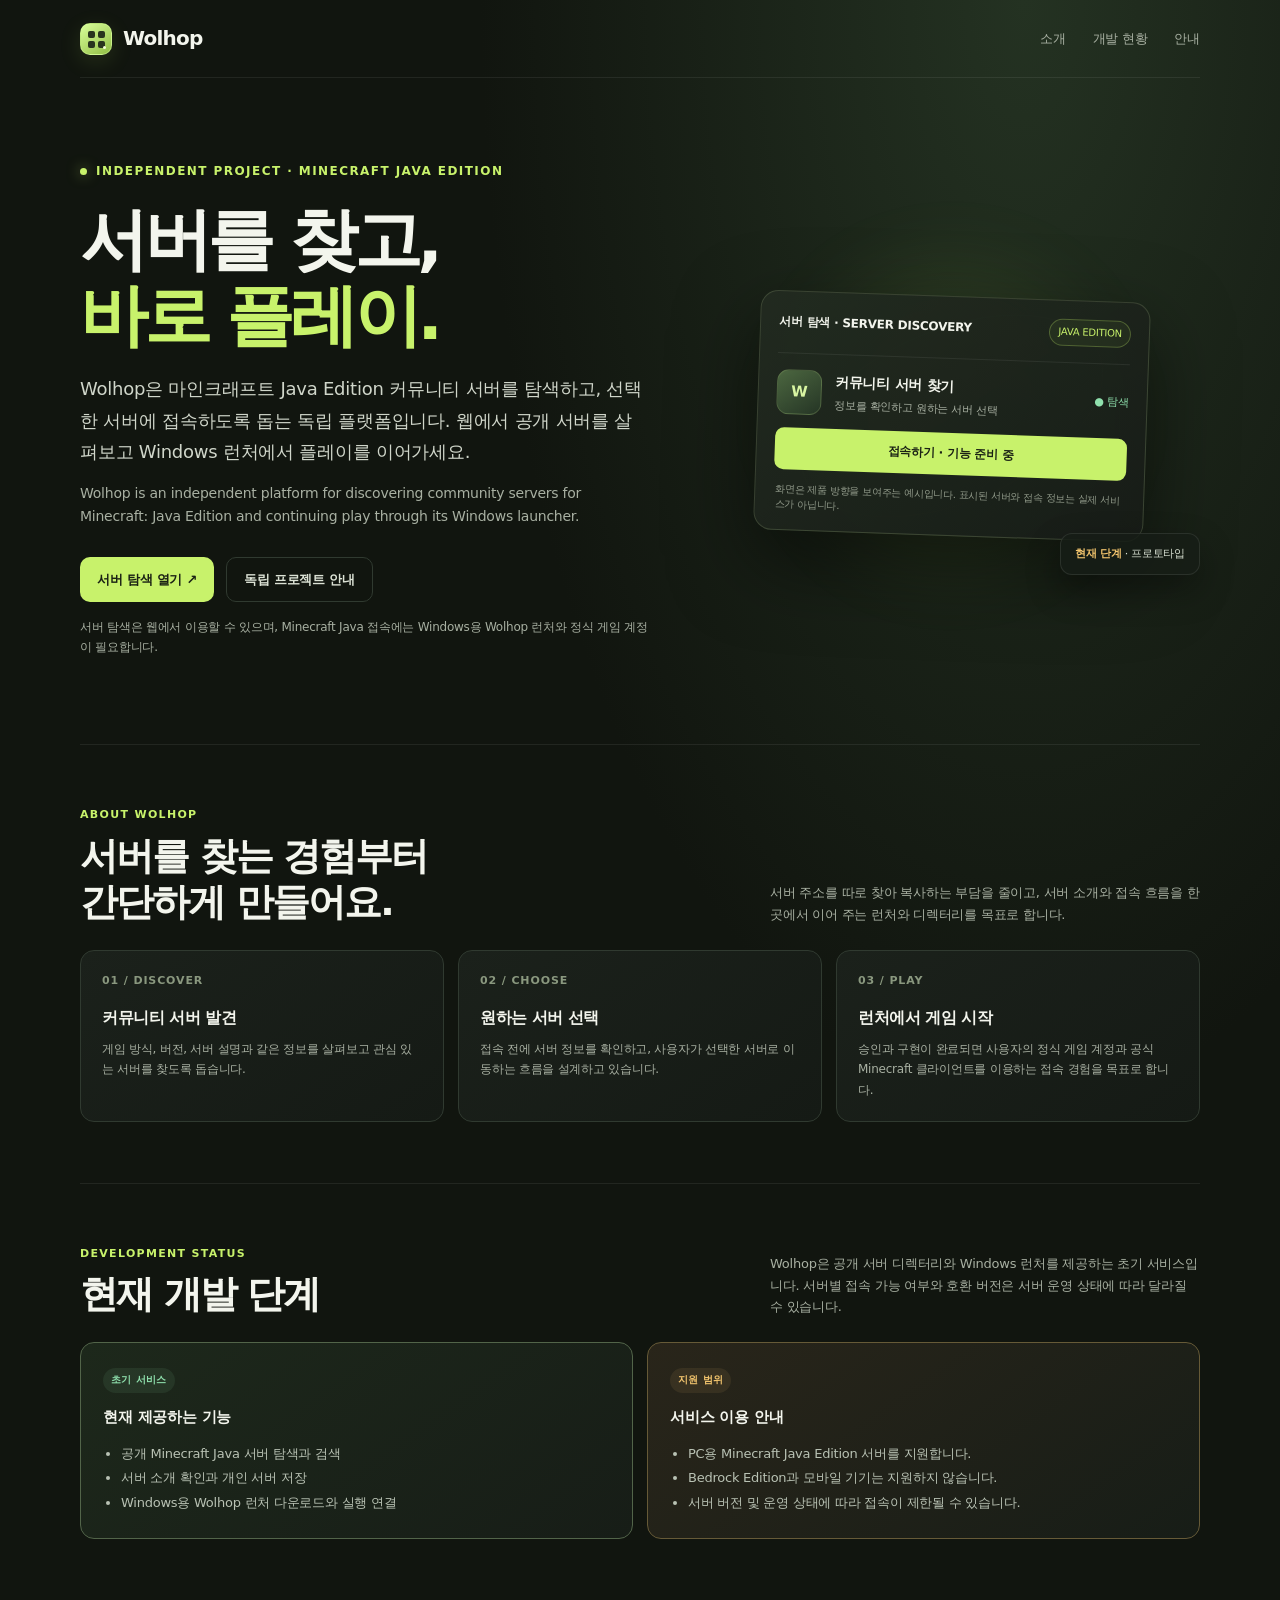
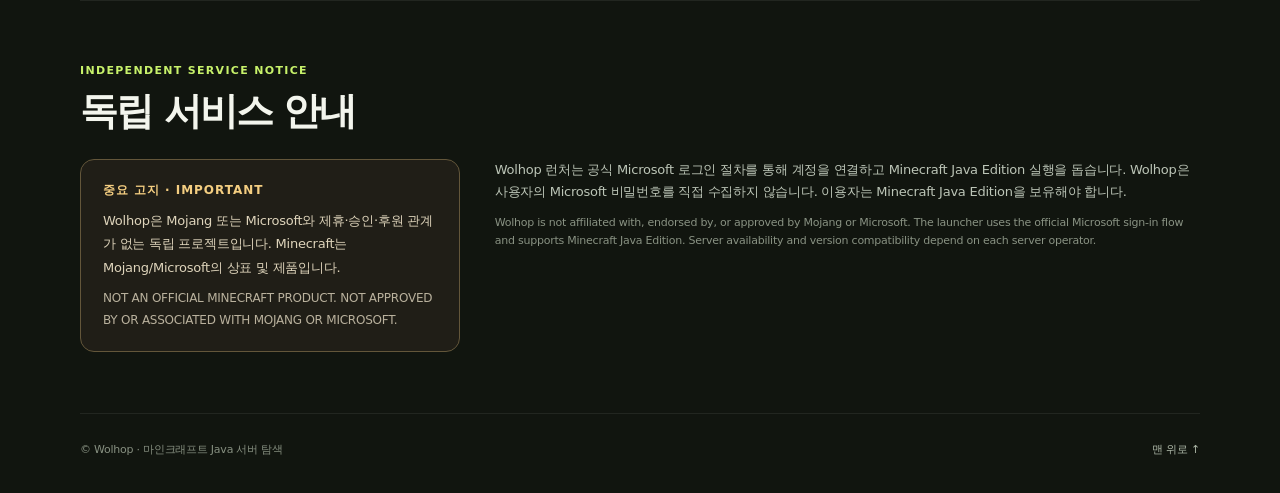
<file: index.html>
<!doctype html>
<html lang="ko">
<head>
  <meta charset="utf-8">
  <meta name="viewport" content="width=device-width, initial-scale=1">
  <meta name="google-site-verification" content="efRyHG9EkB0s3TJq8PFpuNqoWseSlbzryDNJifLy3TI">
  <meta name="theme-color" content="#11150f">
  <meta name="description" content="Wolhop(월홉)은 마인크래프트 Java Edition 서버를 탐색하고 Windows 런처로 플레이를 이어주는 독립 플랫폼입니다.">
  <title>Wolhop(월홉) | 마인크래프트 자바 서버 탐색</title>
  <style>
    :root{color-scheme:dark;--bg:#11150f;--panel:#171d17;--panel-2:#1d251d;--line:#303a30;--text:#f3f5ed;--muted:#a8b0a2;--lime:#c8f26b;--mint:#8fe0ad;--amber:#f2c46d;--max:1120px}
    *{box-sizing:border-box}
    html{scroll-behavior:smooth}
    body{margin:0;background:radial-gradient(ellipse at 80% 0%,#243222 0,transparent 34rem),var(--bg);color:var(--text);font:16px/1.65 Inter,"Noto Sans KR",system-ui,-apple-system,"Segoe UI",sans-serif;letter-spacing:-.015em}
    a{color:inherit}
    .wrap{width:min(var(--max),calc(100% - 40px));margin:0 auto}
    header{height:78px;display:flex;align-items:center;justify-content:space-between;border-bottom:1px solid #ffffff12}
    .brand{display:flex;align-items:center;gap:11px;text-decoration:none;font-weight:850;font-size:20px;letter-spacing:-.04em}
    .mark{position:relative;width:32px;height:32px;border:1px solid #d8ffa166;border-radius:10px;background:linear-gradient(145deg,#d9ff9a,#91be45);box-shadow:0 6px 22px #a6d55124}
    .mark:before,.mark:after{content:"";position:absolute;background:#29351e;border-radius:2px}
    .mark:before{width:7px;height:7px;left:7px;top:7px;box-shadow:10px 0 #29351e,0 10px #29351e,10px 10px #29351e}
    .mark:after{width:3px;height:3px;right:5px;bottom:5px;background:#f4ffd9}
    nav{display:flex;align-items:center;gap:27px;color:var(--muted);font-size:13px}
    nav a{text-decoration:none}nav a:hover{color:var(--text)}
    .hero{display:grid;grid-template-columns:1.07fr .93fr;gap:55px;align-items:center;padding:84px 0 75px}
    .eyebrow{display:flex;align-items:center;gap:9px;color:var(--lime);font-size:12px;font-weight:800;letter-spacing:.12em;text-transform:uppercase}
    .dot{width:7px;height:7px;border-radius:50%;background:var(--lime);box-shadow:0 0 13px #c8f26b88}
    h1{font-size:clamp(40px,5.4vw,68px);line-height:1.12;letter-spacing:-.065em;margin:20px 0 19px;max-width:650px}
    h1 span{color:var(--lime)}
    .lead{font-size:18px;line-height:1.75;color:#d0d6ca;max-width:610px;margin:0}
    .lead-en{font-size:14px;color:var(--muted);margin:14px 0 0;max-width:600px}
    .actions{display:flex;gap:12px;align-items:center;margin-top:29px;flex-wrap:wrap}
    .button{display:inline-flex;align-items:center;justify-content:center;min-height:45px;padding:0 17px;border-radius:10px;text-decoration:none;font-size:13px;font-weight:800}
    .button.primary{background:var(--lime);color:#1a2114}
    .button.ghost{border:1px solid var(--line);color:#dce2d5}
    .prototype{color:var(--muted);font-size:12px;margin-top:16px}
    .showcase{position:relative;min-height:375px;display:grid;place-items:center;isolation:isolate}
    .glow{position:absolute;width:300px;height:300px;border-radius:50%;background:#a4d85c18;filter:blur(36px);z-index:-1}
    .orbit{position:absolute;width:320px;height:320px;border:1px solid #d6f5b01b;border-radius:50%;transform:rotate(-23deg) scaleY(.54)}
    .float-card{width:min(100%,390px);border:1px solid #66745566;background:linear-gradient(145deg,#222b20f2,#171c17f5);border-radius:18px;padding:18px;box-shadow:0 30px 80px #0008;transform:rotate(2deg)}
    .card-top{display:flex;align-items:center;justify-content:space-between;padding-bottom:16px;border-bottom:1px solid #ffffff12}
    .card-title{font-size:12px;font-weight:800}.tag{font-size:10px;color:var(--lime);border:1px solid #c8f26b44;background:#c8f26b0d;border-radius:20px;padding:4px 8px}
    .server-card{display:flex;align-items:center;gap:13px;padding:16px 0 13px}
    .server-icon{width:45px;height:45px;border-radius:12px;background:linear-gradient(145deg,#4c6740,#253525);border:1px solid #829a6155;display:grid;place-items:center;color:#d8f5a2;font-weight:900;font-size:15px}
    .server-name{font-weight:800;font-size:14px}.server-meta{font-size:11px;color:var(--muted);margin-top:3px}
    .online{margin-left:auto;color:var(--mint);font-size:11px;white-space:nowrap}
    .mock-button{height:42px;border-radius:9px;background:#c8f26b;color:#1a2114;display:grid;place-items:center;font-size:12px;font-weight:900}
    .card-note{font-size:10px;color:#929b8b;margin:12px 2px 0;line-height:1.5}
    .float-label{position:absolute;right:0;bottom:28px;padding:11px 14px;border:1px solid #ffffff17;background:#171d17dd;border-radius:12px;color:#d9e1d3;font-size:11px;box-shadow:0 15px 35px #0005}
    .float-label b{color:var(--amber);font-weight:800}
    section{scroll-margin-top:30px}
    .section{padding:61px 0;border-top:1px solid #ffffff12}
    .section-head{display:flex;align-items:end;justify-content:space-between;gap:30px;margin-bottom:25px}
    .kicker{font-size:11px;letter-spacing:.12em;text-transform:uppercase;color:var(--lime);font-weight:850}
    h2{font-size:clamp(26px,3.3vw,38px);line-height:1.22;letter-spacing:-.05em;margin:8px 0 0}
    .section-intro{max-width:430px;color:var(--muted);font-size:13px;margin:0}
    .grid-3{display:grid;grid-template-columns:repeat(3,1fr);gap:14px}
    .tile{border:1px solid var(--line);background:linear-gradient(145deg,#1b211b,#151a15);border-radius:14px;padding:21px;min-height:164px}
    .num{color:#8a987f;font-size:11px;font-weight:800;letter-spacing:.08em}
    .tile h3{font-size:16px;margin:15px 0 7px;letter-spacing:-.03em}
    .tile p{color:var(--muted);font-size:12px;line-height:1.7;margin:0}
    .status-grid{display:grid;grid-template-columns:1fr 1fr;gap:14px}
    .status-box{border:1px solid var(--line);border-radius:14px;padding:22px;background:#171d17}
    .status-box h3{margin:0 0 12px;font-size:15px}
    .status-box ul{margin:0;padding-left:18px;color:#b9c2b4;font-size:13px;line-height:1.9}
    .status-box.ready{border-color:#526449;background:linear-gradient(145deg,#1d281b,#171d17)}
    .status-box.building{border-color:#665a37;background:linear-gradient(145deg,#29251a,#171d17)}
    .status-pill{display:inline-flex;border-radius:20px;padding:4px 8px;font-size:10px;font-weight:850;letter-spacing:.04em;margin-bottom:12px}
    .ready .status-pill{color:var(--mint);background:#8fe0ad15}.building .status-pill{color:var(--amber);background:#f2c46d15}
    .notice{border:1px solid #63563a;background:#201e17;border-radius:14px;padding:20px 22px;color:#ded4bb;font-size:13px;line-height:1.8}
    .notice strong{display:block;color:#f4ce81;font-size:12px;letter-spacing:.08em;margin-bottom:7px}
    .notice-en{display:block;color:#b9b19d;margin-top:9px;font-size:12px}
    .trust{display:grid;grid-template-columns:.7fr 1.3fr;gap:35px;align-items:start}
    .trust p{margin:0 0 12px;color:#bcc5b7;font-size:13px}
    .trust .small{font-size:11px;color:#899283}
    footer{padding:27px 0 34px;border-top:1px solid #ffffff12;color:#879081;font-size:11px;display:flex;align-items:center;justify-content:space-between;gap:20px}
    footer a{color:#aeb8a8;text-decoration:none}
    @media(max-width:760px){.wrap{width:min(100% - 30px,var(--max))}header{height:66px}nav{gap:13px;font-size:11px}.hero{grid-template-columns:1fr;gap:15px;padding:58px 0 46px}.showcase{min-height:330px}.section{padding:45px 0}.section-head{display:block}.section-intro{margin-top:14px}.grid-3{grid-template-columns:1fr}.tile{min-height:auto}.status-grid,.trust{grid-template-columns:1fr}.trust{gap:16px}.float-label{right:2px;bottom:4px}footer{align-items:flex-start;flex-direction:column}}
    @media(max-width:420px){nav{gap:9px}nav a{font-size:10px}.lead{font-size:16px}.showcase{min-height:290px}.orbit{width:250px;height:250px}.float-card{padding:14px}}
  </style>
  <link rel="canonical" href="https://baeg33059-lab.github.io/wolhop/">
  <meta name="robots" content="index,follow,max-image-preview:large">
  <meta property="og:type" content="website">
  <meta property="og:site_name" content="Wolhop 월홉">
  <meta property="og:locale" content="ko_KR">
  <meta property="og:title" content="Wolhop(월홉) | 마인크래프트 자바 서버 탐색">
  <meta property="og:description" content="Wolhop에서 Minecraft Java Edition 커뮤니티 서버를 찾아보고 Windows 런처로 플레이를 이어가세요.">
  <meta property="og:url" content="https://baeg33059-lab.github.io/wolhop/">
  <meta name="twitter:card" content="summary">
  <script type="application/ld+json">{"@context":"https://schema.org","@type":"WebSite","name":"Wolhop","alternateName":"월홉","url":"https://baeg33059-lab.github.io/wolhop/","description":"Minecraft Java Edition 커뮤니티 서버를 탐색하고 Windows 런처로 플레이를 이어가는 독립 플랫폼."}</script>
</head>
<body>
  <header class="wrap">
    <a class="brand" href="#top" aria-label="Wolhop 홈"><span class="mark" aria-hidden="true"></span><span>Wolhop</span></a>
    <nav aria-label="주요 메뉴">
      <a href="#about">소개</a>
      <a href="#status">개발 현황</a>
      <a href="#independent">안내</a>
    </nav>
  </header>

  <main id="top" class="wrap">
    <section class="hero" aria-labelledby="hero-title">
      <div>
        <div class="eyebrow"><span class="dot"></span>Independent project · Minecraft Java Edition</div>
        <h1 id="hero-title">서버를 찾고,<br><span>바로 플레이.</span></h1>
        <p class="lead">Wolhop은 마인크래프트 Java Edition 커뮤니티 서버를 탐색하고, 선택한 서버에 접속하도록 돕는 독립 플랫폼입니다. 웹에서 공개 서버를 살펴보고 Windows 런처에서 플레이를 이어가세요.</p>
        <p class="lead-en">Wolhop is an independent platform for discovering community servers for Minecraft: Java Edition and continuing play through its Windows launcher.</p>
        <div class="actions"><a class="button primary" href="./app/">서버 탐색 열기 ↗</a><a class="button ghost" href="#independent">독립 프로젝트 안내</a></div>
        <p class="prototype">서버 탐색은 웹에서 이용할 수 있으며, Minecraft Java 접속에는 Windows용 Wolhop 런처와 정식 게임 계정이 필요합니다.</p>
      </div>
      <div class="showcase" aria-label="Wolhop 서버 탐색 화면 개념도">
        <div class="glow"></div><div class="orbit"></div>
        <div class="float-card">
          <div class="card-top"><span class="card-title">서버 탐색 · SERVER DISCOVERY</span><span class="tag">JAVA EDITION</span></div>
          <div class="server-card"><div class="server-icon" aria-hidden="true">W</div><div><div class="server-name">커뮤니티 서버 찾기</div><div class="server-meta">정보를 확인하고 원하는 서버 선택</div></div><span class="online">● 탐색</span></div>
          <div class="mock-button">접속하기 · 기능 준비 중</div>
          <p class="card-note">화면은 제품 방향을 보여주는 예시입니다. 표시된 서버와 접속 정보는 실제 서비스가 아닙니다.</p>
        </div>
        <div class="float-label"><b>현재 단계</b> · 프로토타입</div>
      </div>
    </section>

    <section id="about" class="section" aria-labelledby="about-title">
      <div class="section-head">
        <div><div class="kicker">About Wolhop</div><h2 id="about-title">서버를 찾는 경험부터<br>간단하게 만들어요.</h2></div>
        <p class="section-intro">서버 주소를 따로 찾아 복사하는 부담을 줄이고, 서버 소개와 접속 흐름을 한곳에서 이어 주는 런처와 디렉터리를 목표로 합니다.</p>
      </div>
      <div class="grid-3">
        <article class="tile"><div class="num">01 / DISCOVER</div><h3>커뮤니티 서버 발견</h3><p>게임 방식, 버전, 서버 설명과 같은 정보를 살펴보고 관심 있는 서버를 찾도록 돕습니다.</p></article>
        <article class="tile"><div class="num">02 / CHOOSE</div><h3>원하는 서버 선택</h3><p>접속 전에 서버 정보를 확인하고, 사용자가 선택한 서버로 이동하는 흐름을 설계하고 있습니다.</p></article>
        <article class="tile"><div class="num">03 / PLAY</div><h3>런처에서 게임 시작</h3><p>승인과 구현이 완료되면 사용자의 정식 게임 계정과 공식 Minecraft 클라이언트를 이용하는 접속 경험을 목표로 합니다.</p></article>
      </div>
    </section>

    <section id="status" class="section" aria-labelledby="status-title">
      <div class="section-head">
        <div><div class="kicker">Development status</div><h2 id="status-title">현재 개발 단계</h2></div>
        <p class="section-intro">Wolhop은 공개 서버 디렉터리와 Windows 런처를 제공하는 초기 서비스입니다. 서버별 접속 가능 여부와 호환 버전은 서버 운영 상태에 따라 달라질 수 있습니다.</p>
      </div>
      <div class="status-grid">
        <article class="status-box ready"><span class="status-pill">초기 서비스</span><h3>현재 제공하는 기능</h3><ul><li>공개 Minecraft Java 서버 탐색과 검색</li><li>서버 소개 확인과 개인 서버 저장</li><li>Windows용 Wolhop 런처 다운로드와 실행 연결</li></ul></article>
        <article class="status-box building"><span class="status-pill">지원 범위</span><h3>서비스 이용 안내</h3><ul><li>PC용 Minecraft Java Edition 서버를 지원합니다.</li><li>Bedrock Edition과 모바일 기기는 지원하지 않습니다.</li><li>서버 버전 및 운영 상태에 따라 접속이 제한될 수 있습니다.</li></ul></article>
      </div>
    </section>

    <section id="independent" class="section" aria-labelledby="independent-title">
      <div class="section-head">
        <div><div class="kicker">Independent service notice</div><h2 id="independent-title">독립 서비스 안내</h2></div>
      </div>
      <div class="trust">
        <div class="notice"><strong>중요 고지 · IMPORTANT</strong>Wolhop은 Mojang 또는 Microsoft와 제휴·승인·후원 관계가 없는 독립 프로젝트입니다. Minecraft는 Mojang/Microsoft의 상표 및 제품입니다.<span class="notice-en">NOT AN OFFICIAL MINECRAFT PRODUCT. NOT APPROVED BY OR ASSOCIATED WITH MOJANG OR MICROSOFT.</span></div>
        <div>
          <p>Wolhop 런처는 공식 Microsoft 로그인 절차를 통해 계정을 연결하고 Minecraft Java Edition 실행을 돕습니다. Wolhop은 사용자의 Microsoft 비밀번호를 직접 수집하지 않습니다. 이용자는 Minecraft Java Edition을 보유해야 합니다.</p>
          <p class="small">Wolhop is not affiliated with, endorsed by, or approved by Mojang or Microsoft. The launcher uses the official Microsoft sign-in flow and supports Minecraft Java Edition. Server availability and version compatibility depend on each server operator.</p>
        </div>
      </div>
    </section>
  </main>

  <footer class="wrap"><span>© Wolhop · 마인크래프트 Java 서버 탐색</span><a href="#top">맨 위로 ↑</a></footer>
</body>
</html>
</file>
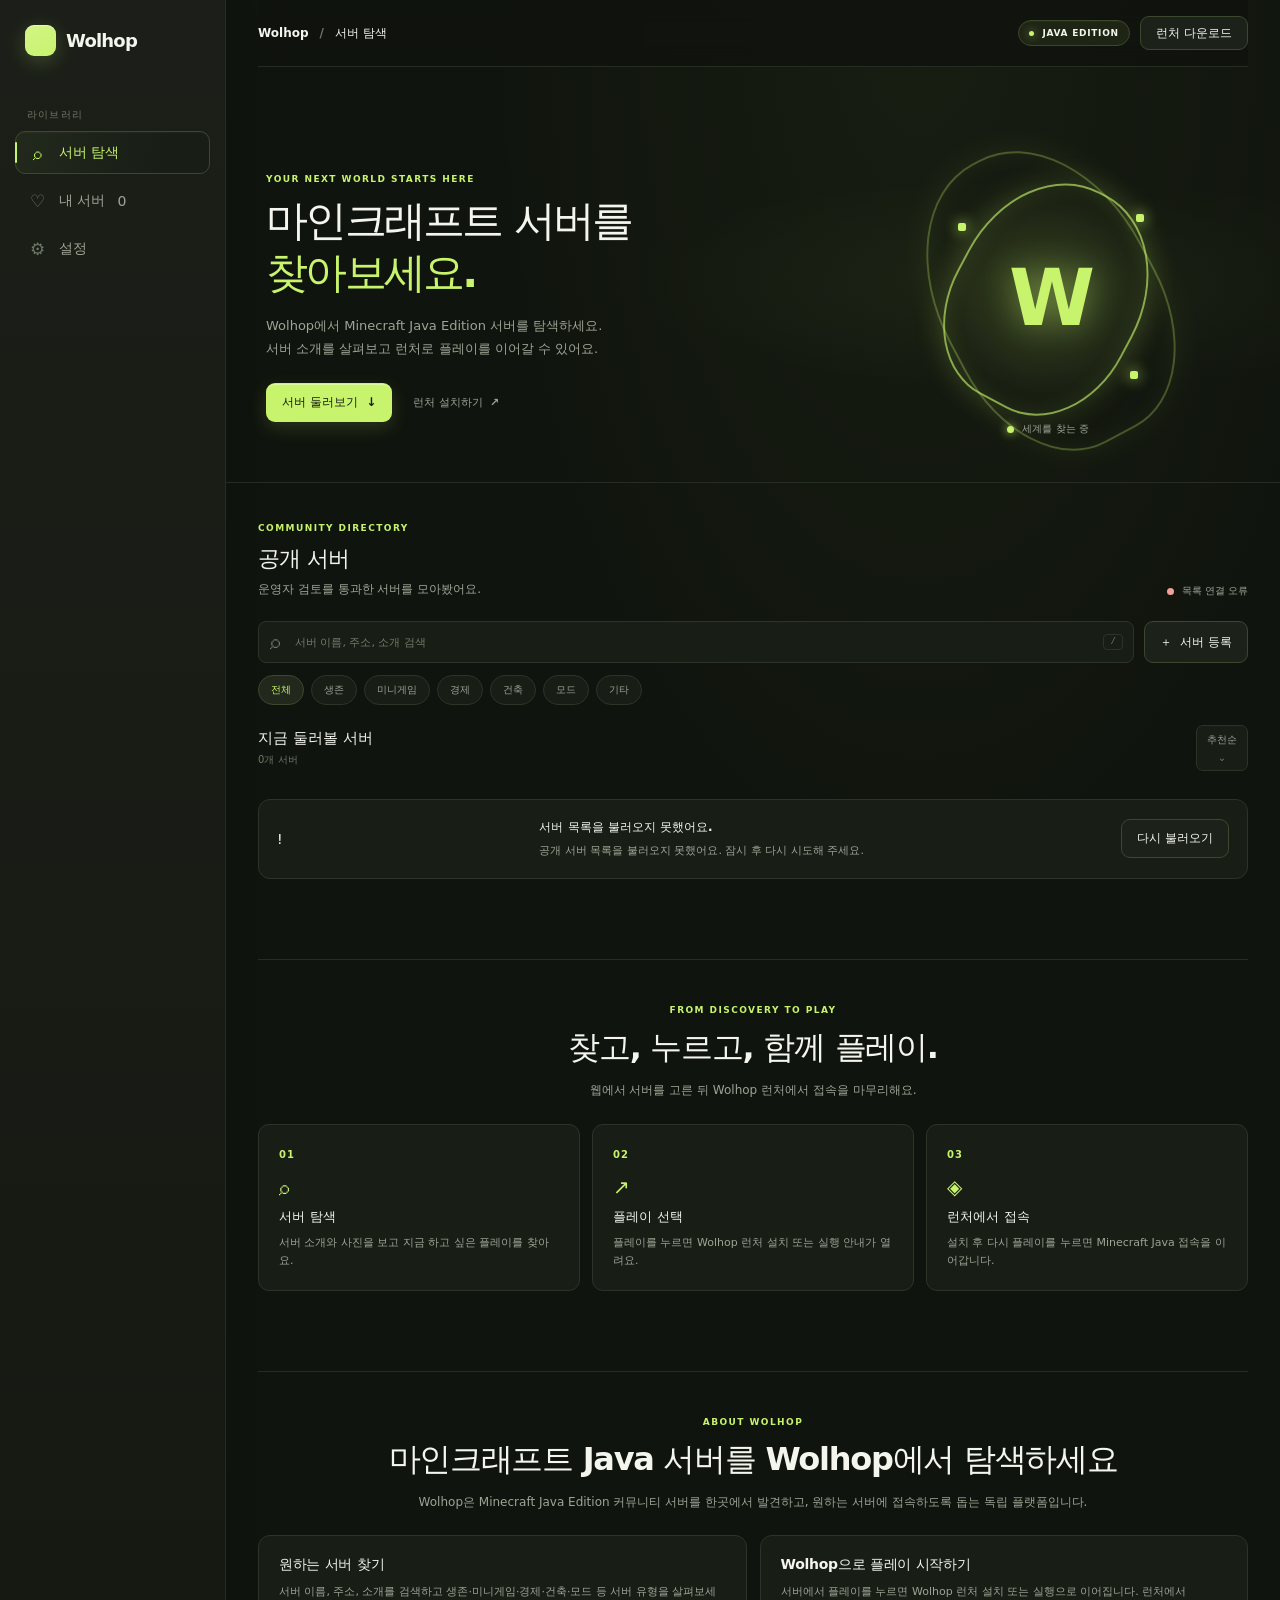
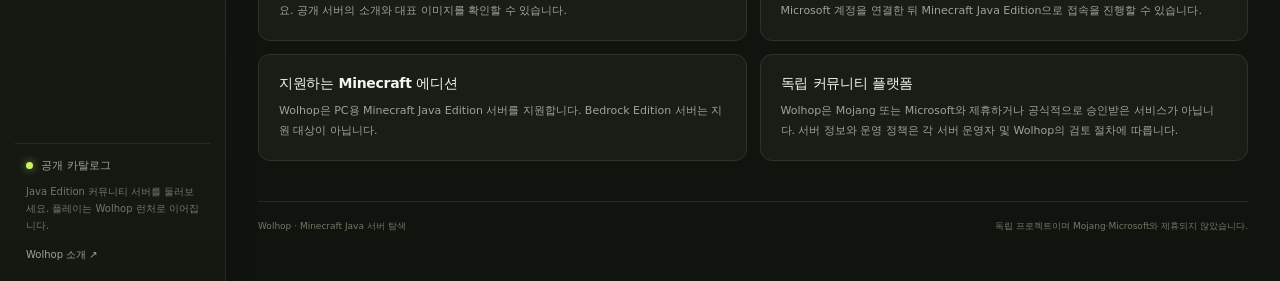
<file: app/index.html>
<!doctype html>
<html lang="ko" data-theme="forest">
<head>
  <meta charset="utf-8">
  <meta name="viewport" content="width=device-width, initial-scale=1">
  <meta name="color-scheme" content="dark">  <meta name="description" content="Wolhop(월홉)에서 마인크래프트 Java Edition 서버를 탐색하세요. 서버 소개와 사진을 살펴보고 런처를 통해 원하는 서버 플레이를 시작할 수 있습니다.">
  <meta name="robots" content="index,follow,max-image-preview:large,max-snippet:-1,max-video-preview:-1">
  <meta name="theme-color" content="#10130f">
  <link rel="canonical" href="https://baeg33059-lab.github.io/wolhop/app/">
  <meta property="og:type" content="website">
  <meta property="og:locale" content="ko_KR">
  <meta property="og:site_name" content="Wolhop">
  <meta property="og:title" content="Wolhop(월홉) | 마인크래프트 자바 서버 탐색">
  <meta property="og:description" content="마인크래프트 Java Edition 서버를 찾아보고 Wolhop 런처로 플레이를 이어가세요.">
  <meta property="og:url" content="https://baeg33059-lab.github.io/wolhop/app/">
  <meta name="twitter:card" content="summary">
  <meta name="twitter:title" content="Wolhop(월홉) | 마인크래프트 자바 서버 탐색">
  <meta name="twitter:description" content="마인크래프트 Java Edition 서버를 찾아보고 Wolhop 런처로 플레이를 이어가세요.">
  <script type="application/ld+json">
    {
      "@context": "https://schema.org",
      "@type": "WebSite",
      "name": "Wolhop",
      "alternateName": "월홉",
      "url": "https://baeg33059-lab.github.io/wolhop/app/",
      "description": "마인크래프트 Java Edition 커뮤니티 서버 탐색 플랫폼",
      "inLanguage": "ko-KR"
    }
  </script>
  <meta http-equiv="Content-Security-Policy" content="default-src 'self'; script-src 'self'; style-src 'self'; img-src 'self' data: https:; media-src https: blob:; connect-src 'self' https://wolhop-catalog-api.fancyaphid32.chatgpt.site; object-src 'none'; base-uri 'none'; form-action 'self'">
  <title>Wolhop(월홉) | 마인크래프트 자바 서버 탐색</title>
  <link rel="stylesheet" href="./styles.css">
  <script src="./app.js" defer></script>
</head>
<body>
  <div class="app-shell">
    <aside class="sidebar">
      <a class="brand" href="#home" aria-label="Wolhop 홈">
        <span class="brand-mark" aria-hidden="true"><i></i><i></i><i></i><i></i></span>
        <span>Wolhop</span>
      </a>
      <div class="side-label">라이브러리</div>
      <nav class="side-nav" aria-label="주요 메뉴">
        <button class="nav-item active" type="button" data-view="discover" aria-current="page"><span class="nav-icon" aria-hidden="true">⌕</span>서버 탐색</button>
        <button class="nav-item" type="button" data-view="favorites"><span class="nav-icon" aria-hidden="true">♡</span>내 서버<span class="nav-count" id="favorite-count">0</span></button>
        <button class="nav-item" type="button" data-view="settings"><span class="nav-icon" aria-hidden="true">⚙</span>설정</button>
      </nav>
      <div class="sidebar-bottom">
        <div class="local-indicator"><span></span> 공개 카탈로그</div>
        <p>Java Edition 커뮤니티 서버를 둘러보세요. 플레이는 Wolhop 런처로 이어집니다.</p>
        <a href="https://baeg33059-lab.github.io/wolhop/" target="_blank" rel="noreferrer">Wolhop 소개 ↗</a>
      </div>
    </aside>

    <main class="main-content">
      <header class="topbar">
        <div class="breadcrumb"><span>Wolhop</span><span class="crumb-divider">/</span><span id="current-section">서버 탐색</span></div>
        <div class="topbar-actions">
          <span class="edition-pill"><span></span> JAVA EDITION</span>
          <button class="button button-secondary top-download" type="button" data-install-download>런처 다운로드</button>
        </div>
      </header>

      <section class="view active" id="view-discover" aria-labelledby="discover-title">
        <section class="hero">
          <div class="hero-copy">
            <p class="eyebrow">YOUR NEXT WORLD STARTS HERE</p>
            <h1 id="discover-title">마인크래프트 서버를<br><span>찾아보세요.</span></h1>
            <p class="hero-description">Wolhop에서 Minecraft Java Edition 서버를 탐색하세요.<br>서버 소개를 살펴보고 런처로 플레이를 이어갈 수 있어요.</p>
            <div class="hero-actions">
              <button class="button button-primary" type="button" data-scroll-catalog>서버 둘러보기 <span aria-hidden="true">↓</span></button>
              <button class="button button-quiet" type="button" data-install-download>런처 설치하기 <span aria-hidden="true">↗</span></button>
            </div>
          </div>
          <div class="hero-art" aria-hidden="true">
            <div class="portal-halo"></div><div class="portal-ring ring-one"></div><div class="portal-ring ring-two"></div>
            <div class="portal-glyph">W</div><span class="pixel pixel-a"></span><span class="pixel pixel-b"></span><span class="pixel pixel-c"></span>
            <div class="hero-art-caption"><span class="live-dot"></span> 세계를 찾는 중</div>
          </div>
        </section>

        <section class="catalog-section" id="catalog">
          <div class="section-heading">
            <div><p class="eyebrow">COMMUNITY DIRECTORY</p><h2>공개 서버</h2><p class="section-description">운영자 검토를 통과한 서버를 모아봤어요.</p></div>
            <div class="catalog-live"><span class="live-dot"></span><span id="catalog-status">목록을 연결하고 있어요</span></div>
          </div>

          <div class="catalog-controls">
            <label class="search-field"><span aria-hidden="true">⌕</span><input id="server-search" type="search" placeholder="서버 이름, 주소, 소개 검색" autocomplete="off" aria-label="공개 서버 검색"><kbd>/</kbd></label>
            <button class="button button-secondary register-button" type="button" data-open-register><span aria-hidden="true">＋</span> 서버 등록</button>
          </div>
          <div class="category-list" id="category-list" aria-label="서버 유형 필터"></div>

          <div class="directory-heading"><div><h3 id="directory-title">지금 둘러볼 서버</h3><span id="result-count">서버 목록을 불러오는 중</span></div><button class="sort-button" id="sort-button" type="button" aria-label="정렬 기준 변경">추천순 <span aria-hidden="true">⌄</span></button></div>
          <div class="server-grid" id="public-servers" aria-live="polite"></div>
          <div class="empty-state catalog-empty" id="catalog-empty" hidden><div class="empty-orbit">⌕</div><h3>조건에 맞는 서버가 없어요</h3><p>다른 검색어나 서버 유형을 선택해 보세요.</p></div>
          <div class="catalog-error" id="catalog-error" hidden><span class="error-mark">!</span><div><strong>서버 목록을 불러오지 못했어요.</strong><p id="catalog-error-text">잠시 후 다시 시도해 주세요.</p></div><button class="button button-secondary" id="retry-catalog" type="button">다시 불러오기</button></div>
        </section>

        <section class="steps-section" aria-labelledby="steps-title">
          <div class="steps-heading"><p class="eyebrow">FROM DISCOVERY TO PLAY</p><h2 id="steps-title">찾고, 누르고, 함께 플레이.</h2><p>웹에서 서버를 고른 뒤 Wolhop 런처에서 접속을 마무리해요.</p></div>
          <div class="steps-grid">
            <article class="step-card"><span class="step-number">01</span><span class="step-icon">⌕</span><h3>서버 탐색</h3><p>서버 소개와 사진을 보고 지금 하고 싶은 플레이를 찾아요.</p></article>
            <article class="step-card"><span class="step-number">02</span><span class="step-icon">↗</span><h3>플레이 선택</h3><p>플레이를 누르면 Wolhop 런처 설치 또는 실행 안내가 열려요.</p></article>
            <article class="step-card"><span class="step-number">03</span><span class="step-icon">◈</span><h3>런처에서 접속</h3><p>설치 후 다시 플레이를 누르면 Minecraft Java 접속을 이어갑니다.</p></article>
          </div>
        </section>

        <section class="steps-section seo-section" aria-labelledby="seo-title">
          <div class="steps-heading"><p class="eyebrow">ABOUT WOLHOP</p><h2 id="seo-title">마인크래프트 Java 서버를 Wolhop에서 탐색하세요</h2><p>Wolhop은 Minecraft Java Edition 커뮤니티 서버를 한곳에서 발견하고, 원하는 서버에 접속하도록 돕는 독립 플랫폼입니다.</p></div>
          <div class="seo-grid">
            <article class="seo-card"><h3>원하는 서버 찾기</h3><p>서버 이름, 주소, 소개를 검색하고 생존·미니게임·경제·건축·모드 등 서버 유형을 살펴보세요. 공개 서버의 소개와 대표 이미지를 확인할 수 있습니다.</p></article>
            <article class="seo-card"><h3>Wolhop으로 플레이 시작하기</h3><p>서버에서 플레이를 누르면 Wolhop 런처 설치 또는 실행으로 이어집니다. 런처에서 Microsoft 계정을 연결한 뒤 Minecraft Java Edition으로 접속을 진행할 수 있습니다.</p></article>
            <article class="seo-card"><h3>지원하는 Minecraft 에디션</h3><p>Wolhop은 PC용 Minecraft Java Edition 서버를 지원합니다. Bedrock Edition 서버는 지원 대상이 아닙니다.</p></article>
            <article class="seo-card"><h3>독립 커뮤니티 플랫폼</h3><p>Wolhop은 Mojang 또는 Microsoft와 제휴하거나 공식적으로 승인받은 서비스가 아닙니다. 서버 정보와 운영 정책은 각 서버 운영자 및 Wolhop의 검토 절차에 따릅니다.</p></article>
          </div>
        </section>

        <footer class="main-footer"><span>Wolhop · Minecraft Java 서버 탐색</span><span>독립 프로젝트이며 Mojang·Microsoft와 제휴되지 않았습니다.</span></footer>
      </section>

      <section class="view" id="view-favorites" aria-labelledby="favorites-title" hidden>
        <div class="page-heading"><div><p class="eyebrow">YOUR LIBRARY</p><h1 id="favorites-title">저장한 서버를<br><span>다시 만나세요.</span></h1><p class="page-description">이 브라우저에 저장한 서버 목록이에요.</p></div><button class="button button-secondary" type="button" data-view="discover">서버 탐색</button></div>
        <div class="server-grid" id="favorite-servers" aria-live="polite"></div>
        <div class="empty-state" id="favorites-empty"><div class="empty-orbit">♡</div><h2>아직 저장한 서버가 없어요</h2><p>마음에 드는 서버의 하트를 눌러 이 목록에 담아보세요.</p><button class="button button-primary" type="button" data-view="discover">서버 둘러보기</button></div>
      </section>

      <section class="view" id="view-settings" aria-labelledby="settings-title" hidden>
        <div class="page-heading"><div><p class="eyebrow">PREFERENCES</p><h1 id="settings-title">내 Wolhop을<br><span>꾸며보세요.</span></h1><p class="page-description">설정은 이 브라우저에 저장됩니다.</p></div></div>
        <section class="settings-card"><div class="settings-card-heading"><span class="settings-symbol">◐</span><div><h2>화면 테마</h2><p>Wolhop의 색감과 분위기를 선택하세요.</p></div></div><div class="theme-options" id="theme-options"></div><p class="theme-status" id="theme-status" role="status"></p></section>
        <section class="settings-card install-settings"><div class="settings-card-heading"><span class="settings-symbol">▦</span><div><h2>Wolhop 런처</h2><p>Play를 누르면 Minecraft 접속을 런처에서 이어갑니다.</p></div></div><div class="settings-row"><span>지원 에디션</span><strong>Java Edition</strong></div><div class="settings-row"><span>설치 파일</span><button class="download-link" type="button" data-install-download>Wolhop Setup 0.2.0.exe 다운로드 ↓</button></div><button class="button button-primary" type="button" data-open-install>런처 설치 안내</button></section>
      </section>
    </main>
  </div>

  <dialog class="dialog showcase-dialog" id="showcase-dialog" aria-labelledby="showcase-title"><button class="dialog-close" type="button" data-close-dialog aria-label="닫기">×</button><div id="showcase-content"></div></dialog>
  <dialog class="dialog install-dialog" id="install-dialog" aria-labelledby="install-title"><button class="dialog-close" type="button" data-close-dialog aria-label="닫기">×</button><div class="install-mark"><span class="brand-mark" aria-hidden="true"><i></i><i></i><i></i><i></i></span></div><p class="eyebrow">CONTINUE IN WOLHOP</p><h2 id="install-title">플레이하려면<br><span>Wolhop 런처가 필요해요.</span></h2><p class="install-copy" id="install-copy">웹에서 고른 서버 접속을 런처에서 안전하게 이어갈 수 있어요.</p><button class="button button-primary install-download" id="install-download" type="button" data-install-download>Wolhop 런처 설치 <span aria-hidden="true">↓</span></button><p class="download-status" id="download-status" role="status" aria-live="polite"></p><button class="button button-secondary install-open" id="open-launcher" type="button">이미 설치했어요 · Wolhop 열기</button><p class="install-footnote">Windows · Minecraft Java Edition · 94 MB</p></dialog>
  <dialog class="dialog register-dialog" id="register-dialog" aria-labelledby="register-title"><button class="dialog-close" type="button" data-close-dialog aria-label="닫기">×</button><p class="eyebrow">JOIN THE DIRECTORY</p><h2 id="register-title">서버 등록 요청</h2><p class="dialog-intro">등록 후 운영자 검토를 거쳐 공개 목록에 표시됩니다.</p><form id="register-form" class="register-form">
    <div class="form-row"><label>서버 이름<input name="name" maxlength="40" required placeholder="예: 월드홉 커뮤니티"></label><label>서버 주소<input name="address" maxlength="260" required placeholder="play.example.net"></label></div>
    <div class="form-row three"><label>Java 버전<input name="version" maxlength="20" placeholder="예: 1.21.4"></label><label>유형<select name="category" required><option value="">유형 선택</option><option>생존</option><option>미니게임</option><option>경제</option><option>건축</option><option>모드</option><option>기타</option></select></label><label>주요 언어<select name="language" required><option value="한국어">한국어</option><option value="English">English</option><option value="기타">기타</option></select></label></div>
    <label>서버 소개<textarea name="description" rows="4" maxlength="500" required placeholder="서버의 특징과 플레이 방식을 소개해 주세요."></textarea></label>
    <div class="form-row"><label>웹사이트<input name="website" type="url" placeholder="https://"></label><label>대표 이미지<input name="image" type="file" accept="image/png,image/jpeg,image/webp"></label></div>
    <p class="form-note">서버 등록 권한이 있음을 확인해 주세요. 등록 요청은 운영자 검토 후 공개됩니다.</p><p class="form-status" id="register-status" role="status"></p>
    <div class="dialog-actions"><button class="button button-secondary" type="button" data-close-dialog>취소</button><button class="button button-primary" type="submit">검토 요청 보내기</button></div>
  </form></dialog>
  <div class="toast" id="toast" role="status" aria-live="polite"></div>
</body>
</html>
</file>
<file: app/styles.css>
:root {
  color-scheme: dark;
  font-family: Inter, "Noto Sans KR", "Malgun Gothic", system-ui, sans-serif;
  font-synthesis: none;
  text-rendering: optimizeLegibility;
  --canvas: #10140e;
  --sidebar: #141811;
  --panel: #181d16;
  --panel-raised: #1c2219;
  --line: #2c3427;
  --line-soft: #252c21;
  --text: #f4f6ee;
  --muted: #9da595;
  --subtle: #6f7867;
  --accent: #c8f36c;
  --accent-dark: #18210e;
  --danger: #f2a19a;
}

* { box-sizing: border-box; }
[hidden] { display: none !important; }
html, body { width: 100%; min-width: 820px; min-height: 100%; margin: 0; }
body { background: var(--canvas); color: var(--text); font-size: 14px; }
button, input { font: inherit; }
button { color: inherit; }
button:focus-visible, a:focus-visible, input:focus-visible { outline: 2px solid var(--accent); outline-offset: 3px; }
a { color: inherit; text-decoration: none; }

.app-shell { min-height: 100vh; display: grid; grid-template-columns: 226px minmax(0, 1fr); }
.sidebar { min-height: 100vh; display: flex; flex-direction: column; padding: 25px 15px 19px; background: var(--sidebar); border-right: 1px solid var(--line-soft); }
.brand { display: flex; align-items: center; gap: 10px; margin: 0 10px 52px; color: var(--text); font-size: 18px; font-weight: 800; letter-spacing: -.045em; }
.brand-mark { width: 31px; height: 31px; display: grid; grid-template-columns: repeat(2, 1fr); gap: 3px; padding: 6px; border-radius: 9px; background: var(--accent); box-shadow: 0 5px 19px #c8f36c20; }
.brand-mark span { border-radius: 2px; background: #243317; }
.brand-mark span:nth-child(2) { opacity: .65; }
.brand-mark span:nth-child(3) { opacity: .65; }
.side-label { margin: 0 12px 9px; color: #687160; font-size: 10px; font-weight: 800; letter-spacing: .12em; text-transform: uppercase; }
.side-nav { display: grid; gap: 5px; }
.nav-item { min-height: 43px; display: flex; align-items: center; gap: 12px; padding: 0 12px; border: 1px solid transparent; border-radius: 9px; background: transparent; color: #aab1a2; text-align: left; cursor: pointer; transition: .16s ease; }
.nav-item:hover { background: #1c2119; color: var(--text); }
.nav-item.active { border-color: #343e2c; background: #22291c; color: var(--accent); }
.nav-icon { width: 19px; color: #8e9884; font-size: 17px; text-align: center; }
.nav-item.active .nav-icon { color: var(--accent); }
.sidebar-bottom { margin-top: auto; padding: 14px 11px 0; border-top: 1px solid var(--line-soft); }
.local-indicator { display: flex; align-items: center; gap: 8px; color: #c2c9b9; font-size: 11px; font-weight: 650; }
.local-indicator span, .edition-pill span { width: 7px; height: 7px; border-radius: 50%; background: var(--accent); box-shadow: 0 0 9px #c8f36c60; }
.sidebar-bottom p { margin: 10px 0 11px; color: #77806f; font-size: 10px; line-height: 1.7; }
.sidebar-bottom a { color: #aeb99e; font-size: 10px; }
.sidebar-bottom a:hover { color: var(--accent); }

.main-content { width: min(100%, 1460px); min-width: 0; margin: 0 auto; padding: 0 32px; }
.topbar { height: 67px; display: flex; align-items: center; justify-content: space-between; border-bottom: 1px solid var(--line-soft); }
.breadcrumb { display: flex; align-items: center; gap: 11px; color: #dce2d4; font-size: 12px; font-weight: 650; }
.crumb-divider { color: #56604e; }
.edition-pill { display: inline-flex; align-items: center; gap: 8px; padding: 7px 10px; border: 1px solid #39452b; border-radius: 30px; color: #d9ebbd; background: #c8f36c0b; font-size: 9px; font-weight: 800; letter-spacing: .08em; }
.edition-pill span { width: 5px; height: 5px; }

.view { display: none; padding: 47px 0 24px; }
.view.active { display: block; }
.page-heading { display: flex; align-items: flex-end; justify-content: space-between; gap: 24px; margin-bottom: 27px; }
.eyebrow { margin: 0 0 11px; color: #a8ca70; font-size: 9px; font-weight: 850; letter-spacing: .16em; }
h1 { margin: 0; color: var(--text); font-size: clamp(29px, 3.8vw, 42px); font-weight: 780; letter-spacing: -.065em; line-height: 1.23; }
h1 span { color: var(--accent); }
.page-description { margin: 12px 0 0; color: var(--muted); font-size: 13px; line-height: 1.65; }
.button { display: inline-flex; align-items: center; justify-content: center; gap: 8px; min-height: 39px; padding: 0 15px; border: 1px solid transparent; border-radius: 9px; font-size: 12px; font-weight: 750; white-space: nowrap; cursor: pointer; transition: transform .14s ease, background .14s ease, border-color .14s ease; }
.button:active { transform: translateY(1px); }
.button-primary { background: var(--accent); color: var(--accent-dark); box-shadow: 0 6px 18px #c8f36c10; }
.button-primary:hover { background: #d5ff7c; }
.button-secondary { border-color: #394233; background: #20261d; color: #d6ddcd; }
.button-secondary:hover { border-color: #526044; background: #252d21; }
.heading-add { min-height: 42px; margin-bottom: 2px; }
.heading-add span { font-size: 17px; line-height: 1; }

.notice-card { display: flex; align-items: center; gap: 15px; padding: 16px 18px; border: 1px solid #36422c; border-radius: 12px; background: linear-gradient(105deg, #1d2618 0%, #191f17 58%, #181d16 100%); }
.notice-symbol { width: 38px; height: 38px; flex: 0 0 38px; display: grid; place-items: center; border: 1px solid #667f40; border-radius: 11px; color: var(--accent); background: #c8f36c13; font-weight: 850; }
.notice-copy { min-width: 0; flex: 1; }
.notice-copy strong { color: #edf2e6; font-size: 12px; }
.notice-copy p { margin: 5px 0 0; color: #a4ac9a; font-size: 11px; line-height: 1.65; }
.prototype-tag { flex: 0 0 auto; padding: 6px 9px; border: 1px solid #3c4931; border-radius: 30px; color: #c4e78d; background: #222b1b; font-size: 9px; font-weight: 750; }

.list-heading { display: flex; align-items: center; justify-content: space-between; margin: 32px 1px 14px; }
.list-heading h2 { margin: 0; font-size: 16px; font-weight: 750; letter-spacing: -.035em; }
.list-heading p { margin: 5px 0 0; color: var(--subtle); font-size: 11px; }
.server-count { padding: 6px 9px; border: 1px solid var(--line); border-radius: 20px; color: #b8c0ae; background: #161a14; font-size: 10px; }
.server-toolbar { display: grid; grid-template-columns: minmax(180px, 1fr) 160px 140px; gap: 9px; margin: 0 0 12px; }
.server-toolbar[hidden] { display: none; }
.search-field { position: relative; min-width: 0; }
.search-field > span { position: absolute; top: 50%; left: 12px; color: #8d9882; font-size: 20px; line-height: 1; transform: translateY(-55%); pointer-events: none; }
.search-field input, .server-toolbar select { width: 100%; height: 38px; border: 1px solid #343d2e; border-radius: 8px; background: #171c15; color: #dce3d5; font-size: 11px; }
.search-field input { padding: 0 12px 0 36px; }
.search-field input::placeholder { color: #727c68; }
.server-toolbar select { padding: 0 10px; }
.search-field input:focus, .server-toolbar select:focus { border-color: #718d49; outline: none; }
.join-notice { display: flex; align-items: flex-start; gap: 10px; margin: 0 0 13px; padding: 13px 14px; border: 1px solid #586c38; border-radius: 10px; background: #202a19; }
.join-notice[hidden] { display: none; }
.notice-dot { width: 7px; height: 7px; flex: 0 0 7px; margin-top: 5px; border-radius: 50%; background: var(--accent); }
.join-notice p { flex: 1; margin: 0; color: #d8e2ca; font-size: 11px; line-height: 1.6; }
.icon-button { width: 28px; height: 28px; display: grid; place-items: center; border: 1px solid transparent; border-radius: 7px; background: transparent; color: #9ca592; font-size: 19px; cursor: pointer; }
.icon-button:hover { border-color: #3b4435; background: #232a1e; color: var(--text); }
.notice-close { width: 22px; height: 22px; margin: -3px -3px 0 0; font-size: 18px; }

.server-list { display: grid; gap: 10px; }
.server-card { position: relative; display: flex; align-items: center; gap: 15px; min-height: 90px; padding: 15px 16px; border: 1px solid #30382a; border-radius: 12px; background: #181d16; transition: border-color .16s ease, background .16s ease, transform .16s ease; }
.server-card:hover { transform: translateY(-1px); border-color: #49583a; background: #1b2118; }
.server-copy { min-width: 0; flex: 1; }
.server-name-line { display: flex; align-items: center; flex-wrap: wrap; gap: 8px; }
.server-name { overflow: hidden; color: #f0f3eb; font-size: 13px; font-weight: 750; text-overflow: ellipsis; white-space: nowrap; }
.server-version { padding: 3px 6px; border: 1px solid #343d2d; border-radius: 5px; color: #acb999; font-size: 9px; }
.starter-badge { border-color: #465a31; color: var(--accent); background: #c8f36c0a; }
.demo-badge { border-color: #4b5365; color: #c1c9ef; background: #858fe00c; }
.server-address { overflow: hidden; margin-top: 6px; color: #8e9884; font: 11px/1.4 ui-monospace, SFMono-Regular, Consolas, monospace; text-overflow: ellipsis; white-space: nowrap; }
.server-disclosure { margin-top: 5px; color: #77816d; font-size: 10px; }
.server-actions { display: flex; flex: 0 0 auto; align-items: center; gap: 7px; }
.action-button { min-height: 33px; padding: 0 10px; border: 1px solid #3a4333; border-radius: 8px; background: #20271c; color: #c7d0bd; font-size: 10px; font-weight: 700; cursor: pointer; }
.action-button:hover { border-color: #617348; color: var(--accent); }
.action-button.danger:hover { border-color: #6d403b; color: var(--danger); }
.action-button.connect { border-color: transparent; background: var(--accent); color: var(--accent-dark); font-size: 11px; box-shadow: none; }
.action-button.connect:hover { border-color: transparent; background: #d5ff7c; color: var(--accent-dark); box-shadow: none; }

.empty-state { min-height: 234px; display: grid; place-items: center; padding: 27px; border: 1px dashed #394332; border-radius: 13px; background: #151a13; text-align: center; }
.empty-inner { max-width: 360px; }
.empty-symbol { width: 46px; height: 46px; display: grid; place-items: center; margin: 0 auto 15px; border: 1px solid #3d4933; border-radius: 14px; background: #20271b; color: var(--accent); font-size: 20px; }
.empty-state h3 { margin: 0; font-size: 14px; letter-spacing: -.025em; }
.empty-state p { margin: 7px 0 16px; color: var(--muted); font-size: 11px; line-height: 1.65; }
.no-results { min-height: 180px; }
.no-results p { margin-bottom: 14px; }

.main-footer { display: flex; justify-content: space-between; gap: 15px; margin-top: 31px; padding-top: 14px; border-top: 1px solid var(--line-soft); color: #727b6c; font-size: 9px; }
.main-footer span:first-child { color: #899281; }

.settings-heading { margin-bottom: 28px; }
.settings-heading h1 { font-size: 35px; }
.settings-card { margin-bottom: 15px; padding: 20px; border: 1px solid #30382a; border-radius: 12px; background: #181d16; }
.settings-card-heading { display: flex; align-items: center; gap: 12px; padding-bottom: 15px; border-bottom: 1px solid var(--line-soft); }
.settings-icon { width: 39px; height: 39px; display: grid; place-items: center; border: 1px solid #48553a; border-radius: 11px; background: #222b1c; color: var(--accent); font-size: 18px; }
.settings-card-heading > div:nth-child(2) { flex: 1; }
.settings-card-heading h2 { margin: 0; font-size: 13px; }
.settings-card-heading p { margin: 4px 0 0; color: var(--muted); font-size: 10px; }
.settings-row { display: flex; justify-content: space-between; gap: 15px; padding: 13px 1px; border-bottom: 1px solid #252c21; color: #a4ad99; font-size: 11px; }
.settings-row:last-child { padding-bottom: 1px; border-bottom: 0; }
.settings-row strong { color: #e4e9dd; font-size: 11px; font-weight: 650; }
.settings-account-actions { display: flex; gap: 9px; padding-top: 14px; }
.settings-account-actions .button { min-height: 35px; padding-inline: 13px; font-size: 10px; }
.operator-access-card { border-color: var(--line-strong); }
.operator-access-details > summary { color: var(--text); font-size: 13px; font-weight: 750; cursor: pointer; }
.operator-access-details > p { margin: 10px 0; color: var(--muted); font-size: 11px; line-height: 1.7; }
.operator-access-row { display: flex; flex-wrap: wrap; gap: 9px; }
.operator-access-row input { min-width: 260px; min-height: 38px; flex: 1; padding: 0 12px; border: 1px solid var(--line); border-radius: 8px; background: var(--canvas); color: var(--text); font-size: 12px; }
.operator-access-status { min-height: 16px; margin-bottom: 0 !important; }
.capability-card > .eyebrow { margin-bottom: 8px; }
.capability-card h2 { margin: 0; font-size: 15px; letter-spacing: -.025em; }
.capability-card > p:not(.eyebrow) { max-width: 730px; margin: 8px 0 17px; color: #9da695; font-size: 11px; line-height: 1.75; }
.capability-list { display: grid; gap: 0; }
.capability-list > div { display: grid; grid-template-columns: 18px 1fr auto; align-items: center; gap: 9px; min-height: 38px; border-top: 1px solid var(--line-soft); color: #c5cdbb; font-size: 10px; }
.capability-list b { color: #a6b29a; font-size: 9px; font-weight: 650; }
.capability-ready { color: var(--accent); font-size: 13px; }
.capability-pending { color: #858d7b; font-size: 19px; line-height: 1; text-align: center; }
code { padding: 2px 5px; border: 1px solid #363e30; border-radius: 5px; color: #d3e9b1; background: #1e251a; font-size: 9px; }

.server-dialog { width: min(440px, calc(100vw - 36px)); padding: 0; overflow: visible; border: 1px solid #414b38; border-radius: 15px; background: #171c15; color: var(--text); box-shadow: 0 22px 90px #0009; }
.server-dialog::backdrop { background: #060805b8; backdrop-filter: blur(3px); }
.server-dialog form { padding: 23px; }
.confirm-dialog { width: min(520px, calc(100vw - 36px)); overflow: hidden; }
.confirm-content { padding: 23px 26px; }
.confirm-content h2 { margin: 0; font-size: 15px; line-height: 1.65; letter-spacing: -.025em; overflow-wrap: anywhere; }
.confirm-content .dialog-actions { margin-top: 21px; }
.button-danger { border-color: #78483e; background: #713d34; color: #fff0e9; }
.button-danger:hover { border-color: #a45d4f; background: #82483d; }
.button-danger:disabled { opacity: .6; cursor: wait; }
.dialog-topline { display: flex; justify-content: space-between; align-items: center; }
.dialog-topline .eyebrow { margin: 0; }
.dialog-topline .icon-button { margin: -7px -7px 0 0; font-size: 21px; }
.server-dialog h2 { margin: 4px 0 0; font-size: 21px; letter-spacing: -.05em; }
.dialog-description { margin: 7px 0 19px; color: #a2aa99; font-size: 11px; }
.field-label { display: block; margin: 13px 0 7px; color: #d8dfd0; font-size: 10px; font-weight: 700; }
.field-label span { margin-left: 4px; color: #76806c; font-size: 9px; font-weight: 500; }
.server-dialog input { width: 100%; height: 40px; padding: 0 11px; border: 1px solid #394332; border-radius: 8px; background: #11150f; color: var(--text); font-size: 11px; }
.server-dialog input::placeholder { color: #66705e; }
.server-dialog input:focus { border-color: #718d49; outline: none; }
.server-dialog select, .server-dialog textarea { width: 100%; border: 1px solid #394332; border-radius: 8px; background: #11150f; color: var(--text); font: inherit; font-size: 11px; }
.server-dialog select { height: 40px; padding: 0 10px; }
.server-dialog textarea { min-height: 94px; padding: 10px 11px; resize: vertical; line-height: 1.6; }
.server-dialog textarea::placeholder { color: #66705e; }
.server-dialog select:focus, .server-dialog textarea:focus { border-color: #718d49; outline: none; }
.listing-dialog { max-height: calc(100vh - 40px); overflow-y: auto; }
.form-grid { display: grid; grid-template-columns: 1fr 1fr; gap: 12px; }
.dialog-error { margin: 13px 0 0; color: var(--danger); font-size: 10px; line-height: 1.5; }
.dialog-error[hidden] { display: none; }
.dialog-actions { display: flex; justify-content: flex-end; gap: 8px; margin-top: 22px; }

.catalog-status-card { display: flex; align-items: center; gap: 14px; padding: 16px 18px; border: 1px solid #36422c; border-radius: 12px; background: linear-gradient(105deg, #1d2618 0%, #191f17 58%, #181d16 100%); }
.catalog-status-icon { width: 34px; height: 34px; flex: 0 0 34px; display: grid; place-items: center; border: 1px solid #617a41; border-radius: 50%; color: var(--accent); background: #c8f36c13; font-size: 15px; font-weight: 800; }
.catalog-status-copy { min-width: 0; flex: 1; }
.catalog-status-copy strong { color: #edf2e6; font-size: 12px; }
.catalog-status-copy p { margin: 5px 0 0; color: #a4ac9a; font-size: 11px; line-height: 1.65; }
.listing-notice { margin-top: 13px; padding: 11px 13px; border: 1px solid #586c38; border-radius: 9px; background: #202a19; color: #d8e2ca; font-size: 11px; line-height: 1.6; }
.listing-notice[hidden] { display: none; }
.draft-list { display: grid; gap: 10px; }
.draft-card { padding: 16px; border: 1px solid #30382a; border-radius: 12px; background: #181d16; }
.draft-card-header, .draft-identity, .draft-card-footer { display: flex; align-items: center; }
.draft-card-header { justify-content: space-between; gap: 14px; }
.draft-identity { min-width: 0; gap: 12px; }
.draft-identity > div:last-child { min-width: 0; }
.draft-title { overflow: hidden; margin: 0; color: #f0f3eb; font-size: 13px; font-weight: 750; text-overflow: ellipsis; white-space: nowrap; }
.draft-status { flex: 0 0 auto; padding: 5px 8px; border: 1px solid #424b37; border-radius: 20px; color: #c4e78d; background: #222b1b; font-size: 9px; font-weight: 700; }
.draft-badges { display: flex; flex-wrap: wrap; gap: 6px; margin-top: 13px; }
.draft-badges span { padding: 4px 7px; border: 1px solid #343d2d; border-radius: 5px; color: #acb999; font-size: 9px; }
.draft-description { margin: 11px 0 14px; color: #c1c9b8; font-size: 11px; line-height: 1.7; white-space: pre-wrap; overflow-wrap: anywhere; }
.website-link { display: inline-block; margin: -5px 0 13px; color: #b7d58b; font-size: 10px; }
.website-link:hover { color: var(--accent); }
.draft-card-footer { justify-content: space-between; gap: 12px; padding-top: 11px; border-top: 1px solid var(--line-soft); color: #7f8974; font-size: 9px; }
.draft-card-footer .action-button { min-height: 29px; }
.draft-card-footer .submit-draft { border-color: #91b94f; color: #d6f2a9; background: #28351d; }
.draft-card-footer .submit-draft:hover { border-color: var(--accent); color: var(--accent); }
.public-server-list { display: grid; gap: 10px; }
.public-server-card { padding: 16px; border: 1px solid #30382a; border-radius: 12px; background: #181d16; }
.public-server-header { display: flex; align-items: center; justify-content: space-between; gap: 16px; }
.public-server-copy { min-width: 0; }
.public-server-header .button { min-height: 34px; font-size: 10px; }
.public-server-card .draft-description { margin-bottom: 0; }
.public-empty-state { min-height: 150px; }
.admin-review-card { margin-top: 32px; padding: 0 16px 15px; border: 1px solid #38422f; border-radius: 12px; background: #151a13; }
.admin-review-card[hidden] { display: none; }
.admin-review-card .list-heading { margin: 17px 0 12px; }
.admin-submission-list { display: grid; gap: 9px; }
.admin-submission-card { display: flex; align-items: center; justify-content: space-between; gap: 16px; padding: 13px; border: 1px solid #30382a; border-radius: 9px; background: #191f17; }
.admin-submission-copy { min-width: 0; }
.admin-submission-copy h3 { margin: 0; font-size: 12px; }
.admin-submission-copy .server-address { margin-top: 4px; }
.admin-submission-copy > p:not(.server-address) { margin: 8px 0 0; color: #aab39f; font-size: 10px; line-height: 1.6; }
.admin-submission-copy .admin-submission-description { color: #d0d7c8; }
.admin-submission-actions { display: flex; flex: 0 0 auto; gap: 7px; }
.admin-empty { margin: 0; padding: 16px 2px; color: var(--muted); font-size: 11px; }

/* Subtle depth and clearer interaction states for the desktop launcher. */
body {
  background:
    radial-gradient(ellipse at 72% 0%, #c8f36c0b 0, transparent 34%),
    var(--canvas);
}

.sidebar {
  position: relative;
  background: linear-gradient(180deg, #171d14 0%, #131810 100%);
  box-shadow: 8px 0 28px #00000012;
}

.brand-mark {
  background: linear-gradient(145deg, #d8ff8c, #b7e85c);
  box-shadow: 0 5px 20px #c8f36c28, inset 0 1px #ffffff75;
}

.nav-item { position: relative; border-radius: 10px; }
.nav-item.active {
  border-color: #3b482e;
  background: linear-gradient(100deg, #28331f, #20271b 78%);
  box-shadow: inset 0 1px #ffffff08;
}
.nav-item.active::before {
  position: absolute;
  top: 10px;
  bottom: 10px;
  left: -1px;
  width: 2px;
  border-radius: 2px;
  background: var(--accent);
  content: "";
}

.topbar {
  position: sticky;
  top: 0;
  z-index: 5;
  background: #10140ee8;
  backdrop-filter: blur(12px);
}

.edition-pill { box-shadow: inset 0 1px #ffffff08; }
.button-primary { box-shadow: 0 6px 18px #c8f36c18, inset 0 1px #ffffff5c; }
.button-primary:focus-visible, .action-button:focus-visible, .icon-button:focus-visible { outline-offset: 2px; }

.notice-card, .catalog-status-card {
  box-shadow: 0 10px 28px #00000012, inset 0 1px #ffffff08;
}

.server-list, .public-server-list, .draft-list { gap: 11px; }
.server-card {
  min-height: 92px;
  overflow: hidden;
  border-color: #343d2e;
  background: linear-gradient(110deg, #1a2018 0%, #171c15 72%);
  box-shadow: 0 8px 24px #00000013, inset 0 1px #ffffff05;
}
.server-card::before {
  position: absolute;
  top: 16px;
  bottom: 16px;
  left: 0;
  width: 2px;
  border-radius: 0 2px 2px 0;
  background: transparent;
  content: "";
  transition: background .16s ease;
}
.server-card:hover {
  transform: translateY(-2px);
  border-color: #526442;
  background: linear-gradient(110deg, #20281a 0%, #1a2118 72%);
  box-shadow: 0 12px 30px #00000020, 0 0 0 1px #c8f36c0a;
}
.server-card:hover::before, .server-card:focus-within::before { background: var(--accent); }

.empty-state {
  position: relative;
  overflow: hidden;
  border-color: #424d36;
  background:
    radial-gradient(ellipse at 50% 0%, #c8f36c0c 0, transparent 52%),
    #151a13;
  box-shadow: inset 0 1px #ffffff05;
}
.empty-symbol { box-shadow: inset 0 1px #ffffff10, 0 7px 22px #00000020; }

.settings-card, .draft-card, .public-server-card {
  box-shadow: 0 8px 24px #00000012, inset 0 1px #ffffff05;
}
.settings-card:hover, .draft-card:hover, .public-server-card:hover {
  border-color: #3c4832;
}

.server-dialog {
  background: linear-gradient(145deg, #1b2118, #151a13 70%);
  box-shadow: 0 28px 100px #000b, 0 0 0 1px #ffffff05;
}
.server-dialog::backdrop { background: #060805c4; backdrop-filter: blur(5px); }

@media (max-width: 1040px) {
  .main-content { padding-right: 32px; padding-left: 32px; }
  .app-shell { grid-template-columns: 205px minmax(0, 1fr); }
}

@media (max-width: 920px) {
  .server-toolbar { grid-template-columns: 1fr 1fr; }
  .search-field { grid-column: 1 / -1; }
  .catalog-status-card { align-items: flex-start; }
  .catalog-status-card .prototype-tag { display: none; }
}

@media (max-width: 720px) {
  .form-grid { grid-template-columns: 1fr; gap: 0; }
  .draft-card-header { align-items: flex-start; flex-direction: column; }
  .draft-status { margin-left: 55px; }
  .admin-submission-card { align-items: flex-start; flex-direction: column; }
}

/* Compact server tiles, matching the earlier directory layout. */
.server-list, .public-server-list {
  grid-template-columns: repeat(5, minmax(0, 1fr));
  gap: 14px;
}
.server-card {
  min-height: 0;
  aspect-ratio: 1.32 / 1;
  display: flex;
  flex-direction: column;
  align-items: stretch;
  gap: 0;
  padding: 0;
  border-radius: 13px;
  background: linear-gradient(160deg, #1b2018, #171b15 72%);
}
.server-card::before { display: none; }
.server-card:hover {
  transform: translateY(-3px);
  border-color: #566746;
  background: linear-gradient(160deg, #20281a, #191f17 72%);
}
.server-copy {
  position: absolute;
  z-index: 2;
  right: 0;
  bottom: 0;
  left: 0;
  width: 100%;
  padding: 14px 14px 13px;
  background: linear-gradient(180deg, #11150f00 0%, #11150fe8 31%, #11150ff5 100%);
  transition: transform .22s ease;
}
.server-name-line { gap: 6px; }
.server-name { font-size: 13px; }
.server-version { padding: 3px 5px; font-size: 8px; }
.server-address { margin-top: 4px; font-size: 10px; }
.address-copy {
  display: block;
  width: fit-content;
  max-width: 100%;
  padding: 0;
  border: 0;
  background: transparent;
  text-align: left;
  cursor: pointer;
  text-decoration: underline transparent;
  text-underline-offset: 3px;
  transition: color .14s ease, text-decoration-color .14s ease;
}
.address-copy:hover, .address-copy:focus-visible {
  color: var(--accent);
  text-decoration-color: currentColor;
}
.address-copy::after {
  display: inline-grid;
  width: 0;
  height: 14px;
  overflow: hidden;
  place-items: center;
  margin-left: 0;
  opacity: 0;
  font: 800 11px/1 Arial, sans-serif;
  text-decoration: none;
  transition: width .14s ease, margin-left .14s ease, opacity .14s ease;
}
.address-copy.copy-success::after,
.address-copy.copy-failure::after {
  width: 14px;
  margin-left: 6px;
  opacity: 1;
}
.address-copy.copy-success::after { content: "✓"; color: var(--accent); }
.address-copy.copy-failure::after { content: "!"; color: #f08b77; }
.server-disclosure { min-height: 12px; margin-top: 4px; font-size: 9px; line-height: 1.35; }
.server-actions {
  position: absolute;
  z-index: 3;
  right: 0;
  bottom: 0;
  left: 0;
  display: flex;
  align-items: center;
  justify-content: center;
  height: 52px;
  gap: 8px;
  width: 100%;
  padding: 5px 10px 8px;
  background: #11150ff5;
  opacity: 0;
  transform: translateY(100%);
  pointer-events: none;
  transition: opacity .2s ease, transform .22s ease;
}
.server-actions .action-button {
  min-width: 0;
  min-height: 37px;
  overflow: hidden;
  padding: 0 6px;
  font-size: 10px;
  text-overflow: ellipsis;
  white-space: nowrap;
}
.server-actions .action-button.connect {
  position: absolute;
  left: 50%;
  translate: -50% 0;
  width: 54%;
  min-width: 96px;
  max-width: 144px;
  min-height: 36px;
  margin: 0;
  border-radius: 8px;
  border-color: transparent;
  box-shadow: none;
  font-size: 11px;
  font-weight: 750;
  letter-spacing: .01em;
  transition: background-color .14s ease, transform .14s ease;
}
.server-actions .action-button.connect:disabled { cursor: default; }
.loading-dots { display: inline-flex; align-items: center; gap: 2px; margin-inline-start: 4px; }
.loading-dot { width: 3px; height: 3px; border-radius: 50%; background: currentColor; opacity: .24; animation: wolhop-dot-pulse 1.05s ease-in-out infinite; }
.loading-dot:nth-child(2) { animation-delay: .16s; }
.loading-dot:nth-child(3) { animation-delay: .32s; }
@keyframes wolhop-dot-pulse {
  0%, 100% { opacity: .24; transform: scale(.72); }
  30%, 56% { opacity: 1; transform: scale(1); }
}
@media (prefers-reduced-motion: reduce) {
  .loading-dot { animation: none; opacity: .8; }
}
.server-actions .favorite-remove {
  position: absolute;
  top: 50%;
  left: calc(50% + min(max(48px, 27%), 72px) + 8px);
  translate: 0 -50%;
  display: grid;
  width: 36px;
  min-width: 36px;
  height: 36px;
  min-height: 36px;
  padding: 0;
  place-items: center;
  border: 1px solid #ffffff24;
  border-radius: 8px;
  background: #ffffff05;
  color: #aab39f;
  box-shadow: none;
  transition: color .14s ease, border-color .14s ease, background-color .14s ease;
}
.server-actions .favorite-remove svg { display: block; width: 16px; height: 16px; }
.server-actions .favorite-remove:hover {
  border-color: #a85648;
  background: #a856481a;
  color: #ef9585;
  box-shadow: none;
}
.server-actions .action-button.connect:hover {
  border-color: transparent;
  background: #d5ff7c;
  color: var(--accent-dark);
  box-shadow: none;
  transform: translateY(-1px);
}
.server-card:hover .server-copy, .server-card:focus-within .server-copy {
  transform: translateY(-46px);
}
.server-card:hover .server-actions, .server-card:focus-within .server-actions {
  opacity: 1;
  transform: translateY(0);
  pointer-events: auto;
}

@media (max-width: 1320px) {
  .server-list, .public-server-list { grid-template-columns: repeat(4, minmax(0, 1fr)); }
}

@media (max-width: 1100px) {
  .server-list, .public-server-list { grid-template-columns: repeat(3, minmax(0, 1fr)); }
}

@media (max-width: 920px) {
  .server-list, .public-server-list { grid-template-columns: repeat(2, minmax(0, 1fr)); }
}

@media (max-width: 600px) {
  .server-list, .public-server-list { grid-template-columns: repeat(2, minmax(0, 1fr)); gap: 9px; }
  .server-card { min-height: 0; }
}

@media (max-width: 420px) {
  .server-list, .public-server-list { grid-template-columns: 1fr; }
}

@media (hover: none) {
  .server-card .server-copy {
    transform: translateY(-46px);
  }
  .server-card .server-actions {
    opacity: 1;
    transform: none;
    pointer-events: auto;
  }
  .public-server-card .public-server-actions {
    opacity: 1;
    transform: none;
    pointer-events: auto;
  }
  .public-server-card .public-server-info { transform: translateY(-46px); }
}

.server-thumbnail {
  position: relative;
  width: 100%;
  overflow: hidden;
  border-bottom: 1px solid #ffffff12;
  background: #20291f;
}
.server-thumbnail-image {
  display: block;
  width: 100%;
  height: 100%;
  object-fit: cover;
}
.server-thumbnail-placeholder {
  background:
    radial-gradient(ellipse at 78% 25%, #d4f19a24 0, transparent 34%),
    linear-gradient(128deg, #263a2d, #1d2521 55%, #333c2b);
}
.server-thumbnail-placeholder::before,
.server-thumbnail-placeholder::after {
  position: absolute;
  right: 8%;
  bottom: -72%;
  width: 68%;
  aspect-ratio: 1;
  border: 1px solid #ffffff1c;
  border-radius: 50%;
  box-shadow: 0 0 0 14px #ffffff06, 0 0 0 30px #ffffff04;
  content: "";
  pointer-events: none;
}
.server-thumbnail-placeholder::after {
  right: 21%;
  bottom: -88%;
  width: 47%;
  border-color: #c8f36c20;
  box-shadow: none;
}
.server-card > .server-thumbnail {
  position: absolute;
  z-index: 0;
  inset: 0;
  width: 100%;
  height: 100%;
  flex: none;
  aspect-ratio: auto;
  min-height: 0;
  max-height: none;
  border: 0;
}
.public-server-card {
  position: relative;
  display: flex;
  flex-direction: column;
  min-height: 0;
  aspect-ratio: 1.32 / 1;
  overflow: hidden;
  padding: 0;
  border-radius: 13px;
}
.public-server-card > .public-thumbnail {
  position: absolute;
  z-index: 0;
  inset: 0;
  flex: none;
  width: 100%;
  height: 100%;
  min-height: 0;
  max-height: none;
  aspect-ratio: auto;
  margin: 0;
  border: 0;
}
.public-server-card { isolation: isolate; }
.public-edit-gear {
  position: absolute;
  z-index: 6;
  top: 8px;
  right: 8px;
  display: grid;
  width: 28px;
  height: 28px;
  place-items: center;
  padding: 0;
  border: 1px solid #ffffff35;
  border-radius: 8px;
  background: #11150fc9;
  color: #edf2e6;
  font-size: 14px;
  line-height: 1;
  cursor: pointer;
  backdrop-filter: blur(8px);
  transition: border-color .16s ease, color .16s ease, background .16s ease, transform .16s ease;
}
.public-edit-gear:hover, .public-edit-gear:focus-visible {
  transform: translateY(-1px);
  border-color: var(--accent);
  background: #11150fee;
  color: var(--accent);
  outline: none;
}
.public-server-info {
  position: absolute;
  z-index: 2;
  right: 0;
  bottom: 0;
  left: 0;
  padding: 14px 14px 13px;
  background: linear-gradient(180deg, #11150f00, #11150fe8 31%, #11150ff5 100%);
  transition: transform .22s ease;
}
.public-server-card:hover .public-server-info,
.public-server-card:focus-within .public-server-info { transform: translateY(-46px); }
.public-server-actions {
  position: absolute;
  z-index: 4;
  right: 0;
  bottom: 0;
  left: 0;
  display: flex;
  align-items: center;
  justify-content: center;
  height: 52px;
  padding: 5px 10px 8px;
  background: linear-gradient(180deg, #11150f00, #11150ff5 35%);
  opacity: 0;
  transform: translateY(100%);
  pointer-events: none;
  transition: opacity .2s ease, transform .22s ease;
}
.public-server-actions .action-button.connect {
  width: 54%;
  min-width: 96px;
  max-width: 144px;
  min-height: 36px;
  border: 0;
  border-radius: 8px;
  background: var(--accent);
  color: var(--accent-dark);
  font-size: 11px;
  font-weight: 750;
}
.public-server-actions .action-button.connect:hover {
  background: var(--accent-hover, #d5ff7c);
  color: var(--accent-dark);
}
.public-server-card:hover .public-server-actions,
.public-server-card:focus-within .public-server-actions {
  opacity: 1;
  transform: translateY(0);
  pointer-events: auto;
}
.public-server-header {
  flex: 0 0 auto;
  gap: 7px;
  padding: 0;
}
.public-server-copy { flex: 1; min-width: 0; }
.public-server-header .button {
  min-height: 29px;
  padding: 0 8px;
  font-size: 9px;
}
.public-server-card .draft-badges {
  gap: 4px;
  margin-top: 6px;
  padding: 0;
}
.public-server-card .draft-badges span {
  padding: 3px 5px;
  font-size: 8px;
}
.public-server-card .draft-description {
  display: -webkit-box;
  flex: 1 1 auto;
  min-height: 0;
  margin: 5px 0 0;
  overflow: hidden;
  font-size: 9px;
  line-height: 1.45;
  -webkit-box-orient: vertical;
  -webkit-line-clamp: 2;
}
.public-server-card .website-link {
  flex: 0 0 auto;
  margin: 4px 0 0;
  font-size: 9px;
}
.draft-thumbnail {
  width: 132px;
  height: 78px;
  flex: 0 0 132px;
  border: 1px solid #ffffff16;
  border-radius: 8px;
}
.admin-thumbnail {
  width: 124px;
  height: 74px;
  flex: 0 0 124px;
  border: 1px solid #ffffff16;
  border-radius: 8px;
}
.thumbnail-uploader { display: grid; gap: 9px; }
.server-dialog .thumbnail-file-input {
  height: auto;
  min-height: 40px;
  padding: 7px;
  color: #aab39f;
  font-size: 10px;
}
.thumbnail-file-input::file-selector-button {
  margin-right: 9px;
  padding: 6px 9px;
  border: 1px solid #46513a;
  border-radius: 6px;
  background: #20271c;
  color: #dce6cf;
  font: inherit;
  cursor: pointer;
}
.thumbnail-file-input::file-selector-button:hover { border-color: #718d49; color: var(--accent); }
.listing-image-upload-grid { display: grid; grid-template-columns: repeat(2, minmax(0, 1fr)); gap: 9px; }
.listing-image-slot { min-width: 0; padding: 9px; border: 1px solid #343d2d; border-radius: 9px; background: #11150f; }
.listing-image-slot-heading { display: flex; align-items: center; justify-content: space-between; gap: 8px; }
.listing-image-slot-heading label { overflow: hidden; color: #d8dfd0; font-size: 10px; font-weight: 700; text-overflow: ellipsis; white-space: nowrap; }
.listing-image-clear { padding: 3px 7px; border: 1px solid #414b38; border-radius: 5px; background: transparent; color: #a2aa99; font: inherit; font-size: 9px; cursor: pointer; }
.listing-image-clear:hover { border-color: var(--accent); color: var(--accent); }
.listing-image-clear[hidden] { display: none; }
.server-dialog .listing-image-input { min-width: 0; min-height: 35px; height: auto; margin-top: 5px; padding: 4px; font-size: 9px; }
.listing-image-input::file-selector-button { margin-right: 5px; padding: 5px 6px; font-size: 9px; }
.listing-image-slot-preview { display: grid; min-height: 66px; margin-top: 5px; overflow: hidden; place-items: center; border: 1px dashed #343d2d; border-radius: 6px; color: #737d69; background: #0d110c; font-size: 9px; }
.listing-image-slot-thumbnail { display: block; width: 100%; height: 76px; object-fit: cover; }
.thumbnail-upload-preview {
  display: block;
  width: 100%;
  max-height: 190px;
  aspect-ratio: 16 / 9;
  object-fit: cover;
  border: 1px solid #3b4632;
  border-radius: 9px;
  background: #161b14;
}
.thumbnail-upload-preview[hidden] { display: none; }

/* User-selectable Wolhop color themes. */
:root[data-theme="forest"] {
  --canvas: #10140e; --sidebar: #141811; --panel: #181d16; --panel-raised: #1c2219; --line: #2c3427; --line-soft: #252c21;
  --text: #f4f6ee; --muted: #9da595; --subtle: #6f7867; --accent: #c8f36c; --accent-dark: #18210e;
  --accent-hover: #d5ff7c; --accent-soft: #222b1c; --surface-selected: #22291c; --surface-hover: #1c2119; --line-strong: #3b482e;
  --theme-glow: #c8f36c0b; --notice-start: #1d2618;
}
:root[data-theme="portal"] {
  --canvas: #101418; --sidebar: #131a1d; --panel: #182124; --panel-raised: #202c30; --line: #34474a; --line-soft: #29393d;
  --text: #ecf5f4; --muted: #a0b7b7; --subtle: #7d9699; --accent: #85ddd2; --accent-dark: #102522;
  --accent-hover: #a2eee5; --accent-soft: #1b3334; --surface-selected: #1b3334; --surface-hover: #1d2a2d; --line-strong: #46656a;
  --theme-glow: #71dcd21a; --notice-start: #192d2d;
}
:root[data-theme="mineral"] {
  --canvas: #171311; --sidebar: #1c1713; --panel: #231b16; --panel-raised: #30231a; --line: #493729; --line-soft: #382a21;
  --text: #f5eee4; --muted: #c3b09c; --subtle: #998572; --accent: #e8b46b; --accent-dark: #2b1d10;
  --accent-hover: #f5c982; --accent-soft: #3b2b1d; --surface-selected: #3b2b1d; --surface-hover: #2c211a; --line-strong: #684e36;
  --theme-glow: #e6a85c17; --notice-start: #302216;
}
:root[data-theme="ender"] {
  --canvas: #111018; --sidebar: #15131d; --panel: #1b1924; --panel-raised: #262331; --line: #38354b; --line-soft: #2b2939;
  --text: #f1eefc; --muted: #b1abc5; --subtle: #8983a1; --accent: #b794ff; --accent-dark: #231d35;
  --accent-hover: #c9b1ff; --accent-soft: #29233d; --surface-selected: #29233d; --surface-hover: #211f2f; --line-strong: #51496b;
  --theme-glow: #ae8cfa1c; --notice-start: #29233a;
}
:root[data-theme="deepsea"] {
  --canvas: #0e151b; --sidebar: #121d25; --panel: #17242d; --panel-raised: #22333d; --line: #2e4551; --line-soft: #253842;
  --text: #e9f2f6; --muted: #a0b6c0; --subtle: #7d949e; --accent: #71d7e8; --accent-dark: #10232a;
  --accent-hover: #91e8f4; --accent-soft: #1b343d; --surface-selected: #1b343d; --surface-hover: #1b2a33; --line-strong: #416372;
  --theme-glow: #3edaf11c; --notice-start: #19313b;
}
:root[data-theme="ice"] {
  --canvas: #111820; --sidebar: #151e28; --panel: #1a2631; --panel-raised: #263642; --line: #354b5a; --line-soft: #2a3c49;
  --text: #edf5fb; --muted: #aabcc9; --subtle: #8498a7; --accent: #9ed4ff; --accent-dark: #182a38;
  --accent-hover: #b8e1ff; --accent-soft: #263b4b; --surface-selected: #263b4b; --surface-hover: #202e39; --line-strong: #496579;
  --theme-glow: #8ecbfa1b; --notice-start: #243847;
}
:root[data-theme="blossom"] {
  --canvas: #171217; --sidebar: #1e161d; --panel: #261c25; --panel-raised: #342531; --line: #4a3546; --line-soft: #382a36;
  --text: #f6edf3; --muted: #c1aaba; --subtle: #9b8295; --accent: #f0a8ca; --accent-dark: #321d2b;
  --accent-hover: #ffc0dd; --accent-soft: #3e2938; --surface-selected: #3e2938; --surface-hover: #30232d; --line-strong: #684b62;
  --theme-glow: #f19dc81a; --notice-start: #362431;
}
:root[data-theme="nether"] {
  --canvas: #17110f; --sidebar: #1e1512; --panel: #271a16; --panel-raised: #35221b; --line: #50372c; --line-soft: #3b2922;
  --text: #f7eee7; --muted: #c5a999; --subtle: #9e8170; --accent: #ff8054; --accent-dark: #35190f;
  --accent-hover: #ff9a72; --accent-soft: #48271d; --surface-selected: #48271d; --surface-hover: #35221a; --line-strong: #704832;
  --theme-glow: #ff64301c; --notice-start: #3b2117;
}
:root[data-theme="dawn"] {
  --canvas: #151710; --sidebar: #1a1d14; --panel: #222519; --panel-raised: #303322; --line: #41452e; --line-soft: #303422;
  --text: #f1f2e6; --muted: #b7b89d; --subtle: #929477; --accent: #e5ca73; --accent-dark: #2b2714;
  --accent-hover: #f2db8c; --accent-soft: #38351f; --surface-selected: #38351f; --surface-hover: #2b2d20; --line-strong: #5b5a37;
  --theme-glow: #efce6918; --notice-start: #34351f;
}
:root[data-theme="redstone"] {
  --canvas: #151416; --sidebar: #1a181b; --panel: #242125; --panel-raised: #312c30; --line: #484046; --line-soft: #363137;
  --text: #f4eff1; --muted: #beb2b8; --subtle: #95878e; --accent: #f0787d; --accent-dark: #32191c;
  --accent-hover: #ff9699; --accent-soft: #3f292d; --surface-selected: #3f292d; --surface-hover: #2d252b; --line-strong: #63484d;
  --theme-glow: #e85b671b; --notice-start: #372329;
}

body {
  background: radial-gradient(ellipse at 72% 0%, var(--theme-glow), transparent 34%), var(--canvas);
  color: var(--text);
}
.sidebar { border-color: var(--line-soft); background: linear-gradient(180deg, color-mix(in srgb,var(--sidebar),white 3%),var(--sidebar)); }
.brand-mark { background: linear-gradient(145deg,color-mix(in srgb,var(--accent),white 18%),var(--accent)); box-shadow: 0 5px 20px color-mix(in srgb,var(--accent),transparent 78%),inset 0 1px #ffffff75; }
.brand-mark span { background: var(--accent-dark); }
.side-label, .sidebar-bottom p { color: var(--subtle); }
.nav-item { color: var(--muted); }
.nav-item:hover { background: var(--surface-hover); color: var(--text); }
.nav-item.active { border-color: var(--line-strong); background: linear-gradient(100deg,var(--surface-selected),var(--panel) 78%); color: var(--accent); }
.nav-icon { color: var(--subtle); }
.nav-item.active .nav-icon { color: var(--accent); }
.local-indicator, .sidebar-bottom a { color: var(--muted); }
.sidebar-bottom a:hover, .address-copy:hover, .address-copy:focus-visible { color: var(--accent); }
.local-indicator span, .edition-pill span { background: var(--accent); box-shadow: 0 0 9px color-mix(in srgb,var(--accent),transparent 35%); }
.topbar { border-color: var(--line-soft); background: color-mix(in srgb,var(--canvas),transparent 6%); }
.breadcrumb { color: var(--text); }
.crumb-divider { color: var(--subtle); }
.edition-pill { border-color: var(--line-strong); color: var(--text); background: color-mix(in srgb,var(--accent),transparent 92%); }
.eyebrow, h1 span { color: var(--accent); }
.button-primary { background: var(--accent); color: var(--accent-dark); box-shadow: 0 6px 18px color-mix(in srgb,var(--accent),transparent 85%),inset 0 1px #ffffff5c; }
.button-primary:hover, .server-actions .action-button.connect:hover { background: var(--accent-hover); color: var(--accent-dark); }
.button-secondary { border-color: var(--line-strong); background: var(--panel-raised); color: var(--text); }
.button-secondary:hover { border-color: var(--accent); background: var(--surface-hover); }
.notice-card, .catalog-status-card { border-color: var(--line-strong); background: linear-gradient(105deg,var(--notice-start),var(--panel) 58%,var(--panel)); }
.notice-symbol, .catalog-status-icon { border-color: var(--line-strong); color: var(--accent); background: color-mix(in srgb,var(--accent),transparent 89%); }
.notice-copy strong, .catalog-status-copy strong { color: var(--text); }
.notice-copy p, .catalog-status-copy p { color: var(--muted); }
.prototype-tag { border-color: var(--line-strong); color: var(--accent); background: var(--surface-selected); }
.list-heading h2, .settings-card-heading h2, .server-list-head h4 { color: var(--text); }
.list-heading p, .server-count { color: var(--muted); }
.server-count, .search-field input, .server-toolbar select { border-color: var(--line); background: var(--panel); color: var(--text); }
.search-field > span { color: var(--subtle); }
.search-field input:focus, .server-toolbar select:focus { border-color: var(--accent); outline-color: var(--accent); }
.server-list { color: var(--text); }
.server-card { border-color: var(--line); background: linear-gradient(110deg,var(--panel-raised),var(--panel) 72%); }
.server-card:hover { border-color: var(--line-strong); background: linear-gradient(110deg,color-mix(in srgb,var(--panel-raised),var(--accent) 8%),var(--panel) 72%); box-shadow: 0 12px 30px #00000020,0 0 0 1px color-mix(in srgb,var(--accent),transparent 92%); }
.server-copy { background: linear-gradient(180deg,color-mix(in srgb,var(--canvas),transparent 100%) 0%,color-mix(in srgb,var(--canvas),transparent 9%) 31%,var(--canvas) 100%); }
.server-actions { background: color-mix(in srgb,var(--canvas),transparent 3%); }
.server-actions .favorite-remove { border-color: color-mix(in srgb,var(--text),transparent 86%); background: color-mix(in srgb,var(--text),transparent 96%); color: var(--muted); }
.server-actions .favorite-remove:hover { border-color: #a85648; background: #a856481a; color: #ef9585; }
.server-thumbnail { background: var(--panel-raised); border-color: var(--line); }
.server-thumbnail-placeholder { background: radial-gradient(ellipse at 78% 25%,color-mix(in srgb,var(--accent),transparent 80%) 0,transparent 34%),linear-gradient(128deg,color-mix(in srgb,var(--accent),var(--panel) 78%),var(--panel) 55%,var(--panel-raised)); }
.server-thumbnail-placeholder::after { border-color: color-mix(in srgb,var(--accent),transparent 83%); }
.empty-state { border-color: var(--line-strong); background: radial-gradient(ellipse at 50% 0%,var(--theme-glow),transparent 52%),var(--canvas); }
.settings-card, .draft-card, .public-server-card, .admin-review-card, .admin-submission-card { border-color: var(--line); background: var(--panel); }
.settings-card:hover, .draft-card:hover, .public-server-card:hover { border-color: var(--line-strong); }
.settings-icon { border-color: var(--line-strong); background: var(--surface-selected); color: var(--accent); }
.settings-row { border-color: var(--line-soft); color: var(--muted); }
.settings-row strong { color: var(--text); }
.capability-card > p:not(.eyebrow), .capability-list > div { color: var(--muted); }
.capability-list > div, .draft-card-footer { border-color: var(--line-soft); }
.capability-list b, .main-footer, .main-footer span:first-child { color: var(--subtle); }
.capability-ready { color: var(--accent); }
code { border-color: var(--line); color: var(--accent); background: var(--surface-selected); }
.server-dialog { border-color: var(--line-strong); background: linear-gradient(145deg,var(--panel-raised),var(--canvas) 70%); color: var(--text); }
.server-dialog input, .server-dialog select, .server-dialog textarea { border-color: var(--line-strong); background: var(--canvas); color: var(--text); }
.server-dialog input:focus, .server-dialog select:focus, .server-dialog textarea:focus { border-color: var(--accent); outline-color: var(--accent); }
.dialog-description, .field-label { color: var(--muted); }
.listing-notice { border-color: var(--line-strong); background: var(--surface-selected); color: var(--text); }
.draft-title, .public-server-copy, .admin-submission-copy h3 { color: var(--text); }
.draft-status { border-color: var(--line-strong); color: var(--accent); background: var(--surface-selected); }
.draft-badges span { border-color: var(--line); color: var(--muted); }
.website-link, .draft-card-footer .submit-draft { color: var(--accent); }
.draft-card-footer .submit-draft { border-color: var(--line-strong); background: var(--surface-selected); }
.draft-card-footer .submit-draft:hover { border-color: var(--accent); }
.admin-review-card { border-color: var(--line); }
.admin-submission-copy > p:not(.server-address), .admin-submission-copy .admin-submission-description { color: var(--muted); }
.thumbnail-file-input { color: var(--muted); }
.thumbnail-file-input::file-selector-button { border-color: var(--line-strong); background: var(--panel-raised); color: var(--text); }
.thumbnail-file-input::file-selector-button:hover { border-color: var(--accent); color: var(--accent); }
.thumbnail-upload-preview { border-color: var(--line-strong); background: var(--canvas); }

.theme-options { display: grid; grid-template-columns: repeat(5,minmax(0,1fr)); gap: 9px; margin-top: 17px; }
.theme-option { min-width: 0; min-height: 62px; display: flex; align-items: center; gap: 9px; padding: 8px; border: 1px solid var(--line); border-radius: 10px; background: var(--panel); color: var(--text); text-align: left; cursor: pointer; transition: border-color .16s ease,background .16s ease,transform .16s ease; }
.theme-option:hover { border-color: var(--line-strong); background: var(--surface-hover); transform: translateY(-1px); }
.theme-option[aria-pressed="true"] { border-color: var(--accent); background: color-mix(in srgb,var(--surface-selected),var(--accent) 10%); box-shadow: inset 0 0 0 1px color-mix(in srgb,var(--accent),transparent 72%); }
.theme-swatch { position: relative; width: 34px; height: 34px; flex: 0 0 34px; overflow: visible; border: 1px solid var(--swatch-line); border-radius: 9px; background: linear-gradient(145deg,var(--swatch-base),var(--swatch-panel)); }
.theme-swatch::before { position: absolute; top: 5px; right: 5px; width: 14px; height: 14px; border-radius: 50%; background: var(--swatch-accent); box-shadow: 0 0 9px color-mix(in srgb,var(--swatch-accent),transparent 55%); content: ""; }
.theme-swatch::after { position: absolute; right: -5px; bottom: -5px; width: 14px; height: 14px; display: grid; place-items: center; border-radius: 50%; background: var(--accent); color: var(--accent-dark); content: ""; font-size: 9px; font-weight: 800; opacity: 0; }
.theme-option[aria-pressed="true"] .theme-swatch::after { content: "✓"; opacity: 1; }
.theme-option-copy { min-width: 0; display: grid; gap: 3px; }
.theme-option-copy strong { overflow: hidden; color: var(--text); font-size: 11px; font-weight: 700; text-overflow: ellipsis; white-space: nowrap; }
.theme-option-copy small { overflow: hidden; color: var(--muted); font-size: 9px; text-overflow: ellipsis; white-space: nowrap; }
.theme-choice-status { margin: 13px 0 0; color: var(--muted); font-size: 11px; }
.swatch-forest { --swatch-base: #10140e; --swatch-panel: #22291c; --swatch-line: #4b5a36; --swatch-accent: #c8f36c; }
.swatch-portal { --swatch-base: #101418; --swatch-panel: #1b3334; --swatch-line: #46656a; --swatch-accent: #85ddd2; }
.swatch-mineral { --swatch-base: #171311; --swatch-panel: #3b2b1d; --swatch-line: #684e36; --swatch-accent: #e8b46b; }
.swatch-ender { --swatch-base: #111018; --swatch-panel: #29233d; --swatch-line: #51496b; --swatch-accent: #b794ff; }
.swatch-deepsea { --swatch-base: #0e151b; --swatch-panel: #1b343d; --swatch-line: #416372; --swatch-accent: #71d7e8; }
.swatch-ice { --swatch-base: #111820; --swatch-panel: #263b4b; --swatch-line: #496579; --swatch-accent: #9ed4ff; }
.swatch-blossom { --swatch-base: #171217; --swatch-panel: #3e2938; --swatch-line: #684b62; --swatch-accent: #f0a8ca; }
.swatch-nether { --swatch-base: #17110f; --swatch-panel: #48271d; --swatch-line: #704832; --swatch-accent: #ff8054; }
.swatch-dawn { --swatch-base: #151710; --swatch-panel: #38351f; --swatch-line: #5b5a37; --swatch-accent: #e5ca73; }
.swatch-redstone { --swatch-base: #151416; --swatch-panel: #3f292d; --swatch-line: #63484d; --swatch-accent: #f0787d; }

@media (max-width: 1120px) { .theme-options { grid-template-columns: repeat(4,minmax(0,1fr)); } }
@media (max-width: 760px) { .theme-options { grid-template-columns: repeat(3,minmax(0,1fr)); } }
@media (max-width: 520px) { .theme-options { grid-template-columns: repeat(2,minmax(0,1fr)); } }

@media (max-width: 520px) { .listing-image-upload-grid { grid-template-columns: minmax(0, 1fr); } }
@media (max-width: 600px) { .operator-access-row { align-items: stretch; flex-direction: column; } .operator-access-row input { min-width: 0; flex: initial; } }

.showcase-dialog {
  position: fixed;
  inset: 0;
  width: 100vw;
  height: 100vh;
  max-width: none;
  max-height: none;
  box-sizing: border-box;
  margin: 0;
  padding: 0;
  overflow: auto;
  border: 0;
  border-radius: 0;
  background: var(--canvas);
  color: var(--text);
  box-shadow: none;
  scrollbar-color: var(--line-strong) transparent;
}
.showcase-dialog::backdrop { background: #050705d6; backdrop-filter: blur(6px); }
.showcase-close { position: sticky; z-index: 5; top: 15px; float: right; margin: 15px 15px -45px 0; width: 32px; height: 32px; border-color: #ffffff35; background: #0b0e0bc9; color: #fff; font-size: 22px; backdrop-filter: blur(8px); }
.showcase-content { min-height: 100%; }
.showcase-hero { position: relative; min-height: clamp(360px, 46vh, 640px); display: flex; align-items: flex-end; overflow: hidden; padding: clamp(36px, 5vh, 72px) clamp(28px, 6vw, 96px); background: radial-gradient(ellipse at 78% 15%, color-mix(in srgb,var(--accent),transparent 78%), transparent 45%), linear-gradient(135deg,var(--surface-selected),var(--panel) 60%,var(--canvas)); }
.showcase-hero-image { position: absolute; inset: 0; width: 100%; height: 100%; object-fit: cover; }
.showcase-hero-shade { position: absolute; inset: 0; background: linear-gradient(90deg,#080b08df 0%,#080b08a8 48%,#080b0830 100%),linear-gradient(0deg,#080b08e8 0%,transparent 62%); }
.showcase-hero-copy { position: relative; z-index: 1; width: min(100%,1100px); padding-top: 54px; }
.showcase-hero-copy .eyebrow { margin-bottom: 13px; font-size: clamp(13px,1.1vw,17px); }
.showcase-hero-copy h2 { margin: 0; color: #fff; font-size: clamp(42px,5.5vw,80px); line-height: 1.08; letter-spacing: -.055em; overflow-wrap: anywhere; }
.showcase-badges { display: flex; flex-wrap: wrap; gap: 10px; margin-top: 20px; }
.showcase-badges span { padding: 8px 12px; border: 1px solid #ffffff38; border-radius: 7px; color: #f1f5e9; background: #10140f99; font-size: clamp(12px,1vw,16px); }
.showcase-play { min-width: 150px; min-height: 48px; margin-top: 25px; font-size: clamp(15px,1.1vw,18px); }
.showcase-body { width: min(88vw,1280px); margin: 0 auto; padding: clamp(34px,5vh,64px) clamp(28px,4vw,68px) clamp(72px,9vh,132px); }
.showcase-address { display: flex; align-items: center; justify-content: space-between; gap: 20px; padding: clamp(18px,2vw,28px) clamp(20px,2.4vw,34px); border: 1px solid var(--line); border-radius: 14px; background: var(--panel); }
.showcase-address > span { flex: 0 0 auto; color: var(--muted); font-size: clamp(13px,1vw,16px); font-weight: 700; }
.showcase-address-button { min-width: 0; max-width: 75%; overflow: hidden; padding: 7px 10px; border: 1px solid transparent; border-radius: 7px; background: transparent; color: var(--accent); font: clamp(14px,1.15vw,18px) ui-monospace,SFMono-Regular,Consolas,monospace; text-overflow: ellipsis; white-space: nowrap; cursor: pointer; }
.showcase-address-button:hover { border-color: var(--line-strong); background: var(--surface-selected); }
.showcase-section { margin-top: clamp(42px,6vh,76px); }
.showcase-section h3 { margin: 0 0 clamp(14px,1.5vw,22px); color: var(--text); font-size: clamp(22px,2vw,32px); letter-spacing: -.025em; }
.showcase-section p { margin: 0; color: var(--muted); font-size: clamp(17px,1.3vw,22px); line-height: 1.85; white-space: pre-wrap; overflow-wrap: anywhere; }
.showcase-gallery { display: grid; gap: clamp(20px,2.2vw,34px); }
.showcase-gallery img { display: block; width: 100%; max-height: min(82vh,1100px); object-fit: contain; border: 1px solid var(--line); border-radius: 16px; background: var(--panel); box-shadow: 0 12px 32px #0003; }
.showcase-video { display: block; width: 100%; max-height: min(82vh,1100px); border-radius: 16px; background: #050605; }

@media (max-width: 600px) {
  .showcase-hero { min-height: 34vh; padding: 26px 20px; }
  .showcase-hero-copy { padding-top: 48px; }
  .showcase-hero-copy h2 { font-size: clamp(36px,10vw,54px); }
  .showcase-body { width: 100%; padding: 28px 20px 72px; }
  .showcase-address { align-items: flex-start; flex-direction: column; gap: 10px; }
  .showcase-address-button { max-width: 100%; padding-left: 0; }
  .showcase-section { margin-top: 40px; }
  .showcase-section p { font-size: clamp(16px,4.2vw,19px); }
  .showcase-gallery img, .showcase-video { max-height: 78vh; }
}

/* Responsive web companion; desktop launcher styles above remain the visual base. */
html, body { min-width: 320px; }
.app-shell { grid-template-columns: 226px minmax(0,1fr); }
.topbar-actions { display: flex; align-items: center; gap: 10px; }
.top-download { min-height: 34px; }
.hero { position: relative; display: grid; grid-template-columns: minmax(0,1fr) minmax(250px,.68fr); align-items: center; gap: 26px; min-height: 280px; margin: 0 -32px 40px; padding: 34px 40px; overflow: hidden; border-bottom: 1px solid var(--line-soft); background: radial-gradient(ellipse at 77% 46%,var(--theme-glow),transparent 38%); }
.hero-copy { position: relative; z-index: 1; }
.hero-description { margin: 15px 0 0; color: var(--muted); font-size: 13px; line-height: 1.8; }
.hero-description b { color: var(--text); }
.hero-actions { display: flex; flex-wrap: wrap; gap: 9px; margin-top: 22px; }
.button-quiet { display: inline-flex; align-items: center; gap: 7px; padding: 0 12px; border: 0; background: transparent; color: var(--muted); font-size: 11px; font-weight: 700; cursor: pointer; }
.button-quiet:hover { color: var(--accent); }
.hero-art { position: relative; justify-self: center; width: min(100%,300px); aspect-ratio: 1; display: grid; place-items: center; }
.portal-halo { position: absolute; width: 82%; aspect-ratio: 1; border-radius: 50%; background: radial-gradient(circle,color-mix(in srgb,var(--accent),transparent 84%),transparent 68%); filter: blur(6px); }
.portal-ring { position: absolute; width: 62%; aspect-ratio: .79; border: 2px solid color-mix(in srgb,var(--accent),transparent 35%); border-radius: 48% 48% 42% 42%; transform: rotate(28deg); box-shadow: 0 0 30px color-mix(in srgb,var(--accent),transparent 83%),inset 0 0 22px color-mix(in srgb,var(--accent),transparent 88%); }
.ring-two { width: 72%; aspect-ratio: .7; opacity: .45; transform: rotate(-28deg); }
.portal-glyph { position: relative; color: var(--accent); font-size: 78px; font-weight: 900; letter-spacing: -.1em; text-shadow: 0 0 32px color-mix(in srgb,var(--accent),transparent 55%); }
.pixel { position: absolute; width: 8px; height: 8px; border-radius: 2px; background: var(--accent); box-shadow: 0 0 14px var(--accent); animation: drift 3s ease-in-out infinite; }
.pixel-a { top: 25%; left: 20%; }.pixel-b { top: 22%; right: 18%; animation-delay: .8s; }.pixel-c { right: 20%; bottom: 23%; animation-delay: 1.4s; }
.hero-art-caption { position: absolute; bottom: 4%; display: flex; align-items: center; gap: 8px; color: var(--muted); font-size: 10px; }
.live-dot { width: 7px; height: 7px; flex: 0 0 7px; border-radius: 50%; background: var(--accent); box-shadow: 0 0 10px var(--accent); }
@keyframes drift { 50% { transform: translateY(-10px); opacity: .55; } }
.catalog-section { scroll-margin-top: 16px; }
.section-heading,.directory-heading { display: flex; align-items: flex-end; justify-content: space-between; gap: 20px; }
.section-heading h2 { margin: 0; font-size: 22px; letter-spacing: -.04em; }
.section-description { margin: 7px 0 0; color: var(--muted); font-size: 12px; }
.catalog-live { display: flex; align-items: center; gap: 8px; color: var(--muted); font-size: 10px; }
.catalog-controls { display: flex; gap: 10px; margin: 23px 0 12px; }
.catalog-controls .search-field { flex: 1; }
.catalog-controls .search-field input { height: 42px; }
.catalog-controls .search-field kbd { position: absolute; top: 50%; right: 11px; padding: 2px 6px; border: 1px solid var(--line); border-radius: 4px; color: var(--subtle); font-size: 9px; transform: translateY(-50%); }
.register-button { min-height: 42px; }
.category-list { display: flex; flex-wrap: wrap; gap: 7px; margin: 0 0 20px; }
.category-chip { min-height: 30px; padding: 0 12px; border: 1px solid var(--line); border-radius: 20px; background: var(--panel); color: var(--muted); font-size: 10px; cursor: pointer; }
.category-chip:hover,.category-chip.active { border-color: var(--line-strong); background: var(--surface-selected); color: var(--accent); }
.directory-heading { align-items: center; margin: 0 0 13px; }
.directory-heading h3 { margin: 0; font-size: 15px; }.directory-heading span { display: block; margin-top: 5px; color: var(--subtle); font-size: 10px; }
.sort-button { padding: 7px 10px; border: 1px solid var(--line); border-radius: 7px; background: var(--panel); color: var(--muted); font-size: 10px; cursor: pointer; }
.server-grid { display: grid; grid-template-columns: repeat(5,minmax(0,1fr)); gap: 13px; }
.public-server-card { cursor: pointer; }
.public-server-card:focus-visible { outline: 2px solid var(--accent); outline-offset: 3px; }
.web-card-actions { display: flex; align-items: center; justify-content: center; gap: 8px; width: 100%; }
.web-card-actions .action-button.connect { width: auto; min-width: 112px; }
.favorite-toggle { width: 34px; height: 34px; display: grid; place-items: center; border: 1px solid color-mix(in srgb,var(--text),transparent 80%); border-radius: 8px; background: color-mix(in srgb,var(--canvas),transparent 8%); color: var(--muted); font-size: 17px; cursor: pointer; }
.favorite-toggle:hover,.favorite-toggle.saved { border-color: var(--accent); color: var(--accent); }
.favorite-toggle.saved { background: color-mix(in srgb,var(--accent),transparent 88%); }
.server-grid .public-server-card .draft-title { overflow: hidden; text-overflow: ellipsis; white-space: nowrap; }
.catalog-error { display: flex; align-items: center; justify-content: space-between; gap: 18px; margin-top: 15px; padding: 18px; border: 1px solid var(--line); border-radius: 12px; background: var(--panel); }
.catalog-error strong { font-size: 12px; }.catalog-error p { margin: 6px 0 0; color: var(--muted); font-size: 11px; line-height: 1.6; }
.steps-section { margin: 80px 0 40px; padding-top: 45px; border-top: 1px solid var(--line-soft); }
.seo-grid { display: grid; grid-template-columns: repeat(2,minmax(0,1fr)); gap: 13px; margin-top: 24px; }
.seo-card { padding: 20px; border: 1px solid var(--line); border-radius: 12px; background: var(--panel); }
.seo-card h3 { margin: 0 0 8px; color: var(--text); font-size: 14px; letter-spacing: -.02em; }
.seo-card p { margin: 0; color: var(--muted); font-size: 11px; line-height: 1.75; }
.steps-heading { text-align: center; }.steps-heading h2 { margin: 0; font-size: clamp(22px,3vw,32px); letter-spacing: -.04em; }.steps-heading > p:last-child { color: var(--muted); font-size: 12px; }
.steps-grid { display: grid; grid-template-columns: repeat(3,minmax(0,1fr)); gap: 12px; margin-top: 25px; }
.step-card { position: relative; padding: 20px; border: 1px solid var(--line); border-radius: 11px; background: var(--panel); }
.step-number { color: var(--accent); font-size: 10px; font-weight: 800; letter-spacing: .1em; }.step-icon { display: block; margin: 14px 0 9px; color: var(--accent); font-size: 20px; }.step-card h3 { margin: 0; font-size: 13px; }.step-card p { margin: 8px 0 0; color: var(--muted); font-size: 11px; line-height: 1.65; }
.main-footer { display: flex; justify-content: space-between; gap: 15px; padding: 18px 0 24px; border-top: 1px solid var(--line-soft); color: var(--subtle); font-size: 9px; }
.empty-state[hidden],.catalog-error[hidden] { display: none; }
.toast { position:fixed; z-index:30; bottom:24px; left:50%; max-width:min(90vw,520px); padding:11px 15px; border:1px solid var(--line-strong); border-radius:9px; background:var(--panel-raised); color:var(--text); font-size:11px; box-shadow:0 10px 30px #0006; opacity:0; transform:translate(-50%,12px); pointer-events:none; transition:opacity .18s ease,transform .18s ease; }
.toast.visible { opacity:1; transform:translate(-50%,0); }
.dialog { max-width: calc(100vw - 28px); max-height: calc(100vh - 28px); overflow: auto; border: 1px solid var(--line-strong); border-radius: 16px; background: var(--panel); color: var(--text); box-shadow: 0 26px 90px #000a; }
.dialog::backdrop { background: #050705cf; backdrop-filter: blur(5px); }.dialog-close { position: sticky; z-index: 8; top: 12px; float: right; width: 34px; height: 34px; margin: 12px 12px -46px 0; border: 1px solid #ffffff25; border-radius: 9px; background: #10140edb; color: white; font-size: 22px; cursor: pointer; }
.install-dialog { width: min(470px,calc(100vw - 28px)); padding: 36px; text-align: center; }.install-mark { display: flex; justify-content: center; margin: 5px 0 21px; }.install-dialog h2 { margin: 0; font-size: 27px; line-height: 1.3; letter-spacing: -.05em; }.install-dialog h2 span { color: var(--accent); }.install-copy { margin: 12px 0 22px; color: var(--muted); font-size: 12px; line-height: 1.7; }.install-download,.install-open { width: 100%; margin-top: 9px; }.install-footnote { margin: 15px 0 0; color: var(--subtle); font-size: 10px; }
.download-status { min-height: 16px; margin: 9px 0 0; color: var(--muted); font-size: 10px; line-height: 1.6; }.download-status:empty { display:none; }.download-link { padding:0; border:0; background:transparent; color:var(--accent); font:inherit; cursor:pointer; }.download-link:hover { text-decoration:underline; }
.register-dialog { width: min(720px,calc(100vw - 28px)); padding: 28px; }.register-dialog h2 { margin: 0; font-size: 25px; }.dialog-intro { margin: 7px 0 20px; color: var(--muted); font-size: 12px; }.register-form { display: grid; gap: 13px; }.register-form label { display: grid; gap: 7px; color: var(--muted); font-size: 10px; font-weight: 700; }.register-form input,.register-form select,.register-form textarea { width: 100%; min-height: 39px; padding: 9px 10px; border: 1px solid var(--line); border-radius: 7px; background: var(--canvas); color: var(--text); font: inherit; font-size: 11px; }.register-form textarea { resize: vertical; }.register-form input[type=file] { padding: 7px; }.form-row { display: grid; grid-template-columns: repeat(2,minmax(0,1fr)); gap: 11px; }.form-row.three { grid-template-columns: repeat(3,minmax(0,1fr)); }.form-note,.form-status { margin: 0; color: var(--muted); font-size: 10px; line-height: 1.6; }.form-status:empty { display:none; }.form-status[data-kind=error] { color: var(--danger); }.form-status[data-kind=success] { color: var(--accent); }
.theme-options { display: grid; grid-template-columns: repeat(5,minmax(0,1fr)); gap: 10px; }.theme-option { display: grid; grid-template-columns: 23px 1fr; align-items: center; gap: 8px; min-height: 47px; padding: 7px 9px; border: 1px solid var(--line); border-radius: 8px; background: var(--panel); color: var(--muted); font-size: 10px; cursor: pointer; text-align: left; }.theme-option.active { border-color: var(--accent); color: var(--text); }.theme-swatch { width: 22px; height: 22px; border: 1px solid #ffffff30; border-radius: 50%; }.settings-card { margin: 0 0 13px; padding: 19px; border: 1px solid var(--line); border-radius: 12px; background: var(--panel); }.settings-card-heading { display: flex; align-items: center; gap: 11px; margin-bottom: 17px; }.settings-symbol { color: var(--accent); font-size: 18px; }.settings-card-heading h2 { margin: 0; font-size: 14px; }.settings-card-heading p { margin: 4px 0 0; color: var(--muted); font-size: 10px; }.settings-row { display: flex; justify-content: space-between; gap: 12px; padding: 11px 0; border-top: 1px solid var(--line-soft); color: var(--muted); font-size: 11px; }.settings-row strong,.settings-row a { color: var(--text); }.settings-row a { color: var(--accent); }
@media (max-width: 1160px) { .server-grid { grid-template-columns: repeat(4,minmax(0,1fr)); } }
@media (max-width: 930px) { .app-shell { grid-template-columns: 180px minmax(0,1fr); }.main-content { padding: 0 22px; }.hero { margin-right:-22px; margin-left:-22px; padding-right:25px; padding-left:25px; }.server-grid { grid-template-columns: repeat(3,minmax(0,1fr)); }.theme-options { grid-template-columns: repeat(3,minmax(0,1fr)); } }
@media (max-width: 680px) { .app-shell { display:block; }.sidebar { position: sticky; z-index: 10; top:0; min-height:0; display:flex; flex-direction:row; align-items:center; gap:12px; padding:10px 13px; border-right:0; border-bottom:1px solid var(--line); }.brand { margin:0 6px 0 0; font-size:16px; }.brand-mark { width:28px; height:28px; }.side-label,.sidebar-bottom { display:none; }.side-nav { display:flex; flex:1; justify-content:flex-end; gap:3px; }.nav-item { min-height:36px; gap:6px; padding:0 8px; font-size:10px; }.nav-icon { width:auto; font-size:13px; }.nav-count { display:none; }.main-content { width:100%; padding:0 15px; }.topbar { height:53px; }.topbar .edition-pill { display:none; }.view { padding-top:26px; }.hero { grid-template-columns:minmax(0,1fr) 112px; gap:7px; min-height:230px; margin:0 -15px 30px; padding:26px 17px; }.hero h1 { font-size:30px; }.hero-description { font-size:11px; }.hero-description br { display:none; }.hero-art { width:112px; }.portal-glyph { font-size:48px; }.hero-art-caption { bottom:-2px; white-space:nowrap; font-size:8px; }.catalog-controls { align-items:stretch; }.register-button { padding:0 10px; font-size:10px; }.catalog-live { font-size:9px; }.server-grid { grid-template-columns:repeat(2,minmax(0,1fr)); gap:9px; }.public-server-card { aspect-ratio: .95 / 1; }.public-server-info { padding:10px; }.public-server-card .draft-title { font-size:12px; }.public-server-card .draft-description { font-size:8px; }.public-server-actions { height:45px; }.public-server-actions .action-button.connect { min-width:86px; min-height:31px; font-size:10px; }.favorite-toggle { width:30px; height:30px; }.steps-section { margin-top:55px; }.steps-grid { grid-template-columns:1fr; gap:8px; }.step-card { padding:15px; }.step-icon { display:inline-block; margin:0 7px 0 0; }.step-card h3 { display:inline; }.step-card p { margin-left:32px; }.main-footer { flex-direction:column; }.theme-options { grid-template-columns:repeat(2,minmax(0,1fr)); }.form-row,.form-row.three { grid-template-columns:1fr; }.register-dialog { padding:22px 17px; }.install-dialog { padding:31px 20px; } }
@media (max-width: 680px) { .seo-grid { grid-template-columns: 1fr; gap: 8px; } }
@media (hover:none) { .public-server-card .public-server-info { transform:translateY(-44px); }.public-server-card .public-server-actions { opacity:1; transform:none; pointer-events:auto; } }
</file>
